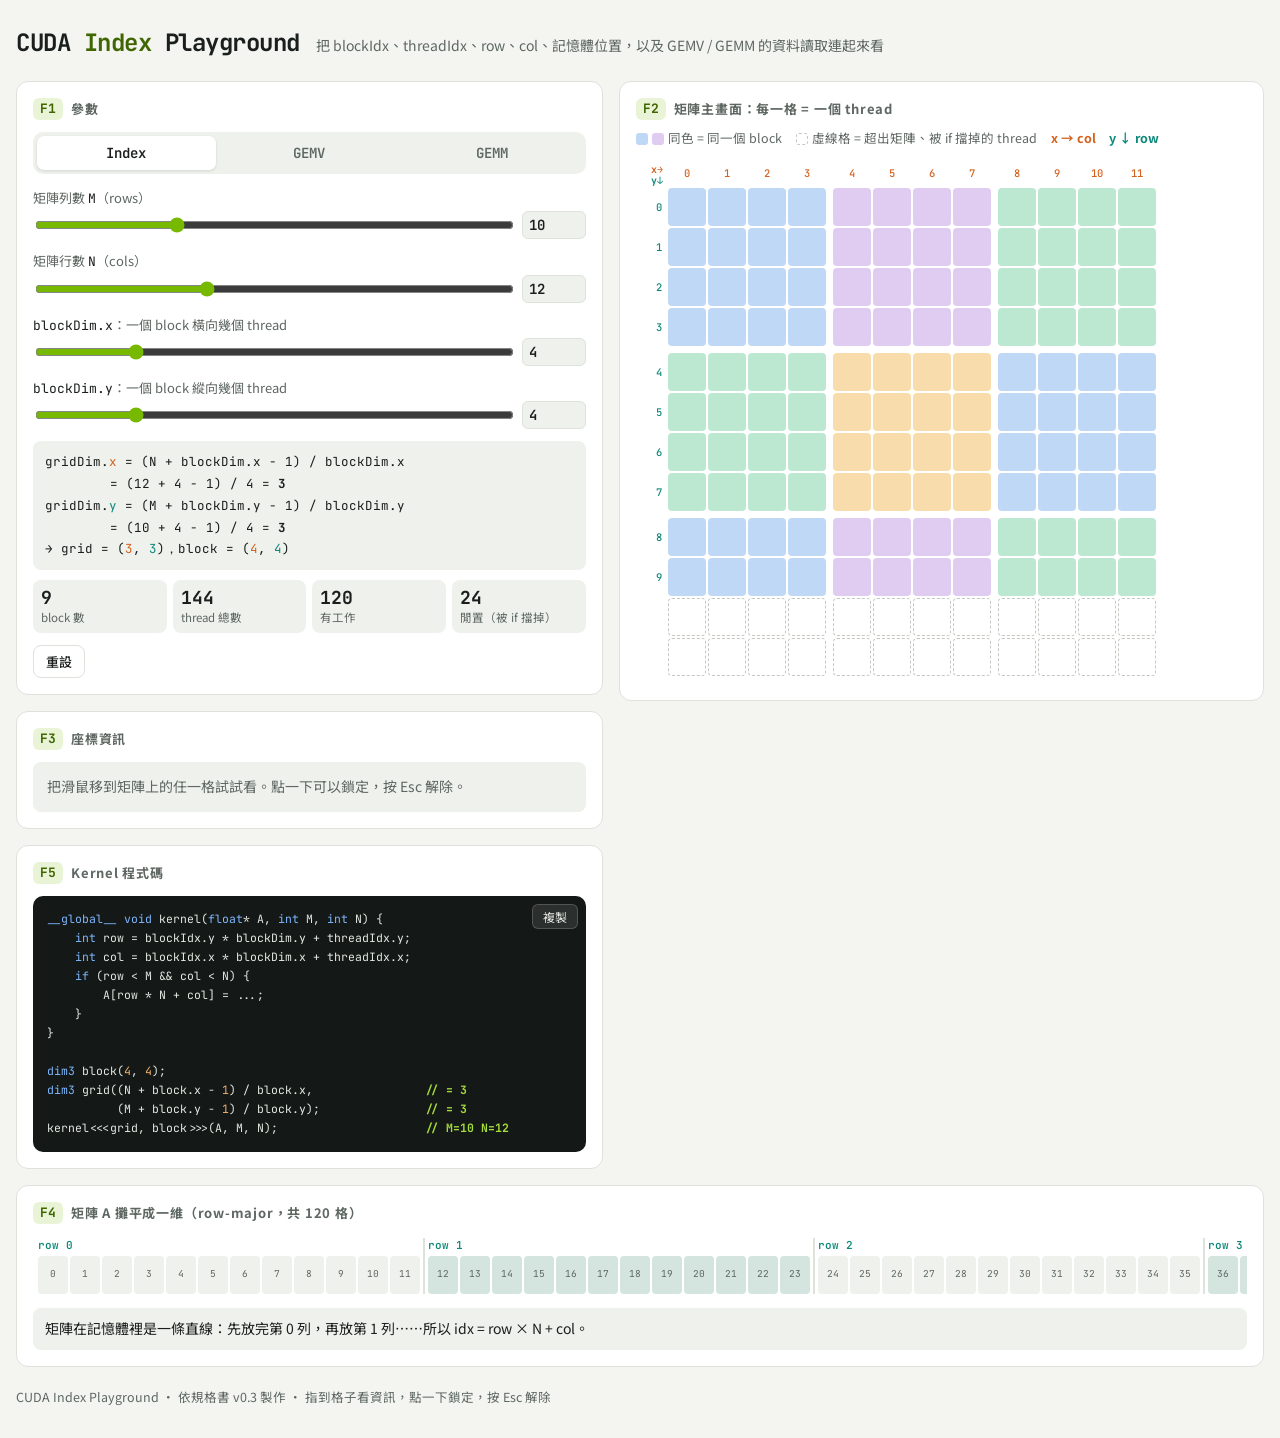
<file: index.html>
<!doctype html>
<html lang="zh-Hant">
<head>
<meta charset="utf-8">
<meta name="viewport" content="width=device-width, initial-scale=1">
<title>CUDA Index Playground</title>
<meta name="description" content="把 blockIdx、threadIdx、row、col、記憶體位置，以及 GEMV / GEMM 的資料讀取，用互動畫面連起來看。">
<link rel="preconnect" href="https://fonts.googleapis.com">
<link rel="preconnect" href="https://fonts.gstatic.com" crossorigin>
<link href="https://fonts.googleapis.com/css2?family=JetBrains+Mono:wght@400;600;700&family=Noto+Sans+TC:wght@400;500;700&display=swap" rel="stylesheet">
<style>
:root{
  --bg:#f4f5f1; --panel:#ffffff; --ink:#1a1e1c; --muted:#5e6762; --line:#dde2db; --soft:#eef1ec;
  --x:#d4621f; --y:#0f8a7a; --accent:#76b900; --accent-ink:#3f6600;
  --b0:hsl(212 75% 60% / .36); --b1:hsl(272 55% 64% / .36); --b2:hsl(150 50% 48% / .34); --b3:hsl(38 85% 56% / .40);
  --idle:#c3c9c1; --hl:#111513;
  --code-bg:#141816; --code-ink:#e4e8e2; --code-com:#a6dc3c; --code-kw:#7fb7ff; --code-num:#f2b16b;
  --mono:'JetBrains Mono', ui-monospace, SFMono-Regular, Menlo, Consolas, monospace;
  --sans:'Noto Sans TC', -apple-system, 'PingFang TC', 'Microsoft JhengHei', sans-serif;
  --cs:28px;
}
@media (prefers-color-scheme: dark){
  :root{
    --bg:#0e1110; --panel:#161a18; --ink:#e6ebe5; --muted:#97a19b; --line:#29302c; --soft:#1e2421;
    --x:#f28c4c; --y:#35c3ad; --accent:#8fd400; --accent-ink:#b9f24c;
    --b0:hsl(212 75% 62% / .32); --b1:hsl(272 60% 68% / .32); --b2:hsl(150 50% 52% / .30); --b3:hsl(38 85% 58% / .32);
    --idle:#3b433f; --hl:#f4f7f3; --code-bg:#0a0c0b;
  }
}
*{box-sizing:border-box}
html,body{margin:0}
body{background:var(--bg);color:var(--ink);font-family:var(--sans);font-size:15px;line-height:1.55;-webkit-font-smoothing:antialiased}
header.top{max-width:1320px;margin:0 auto;padding:24px 16px 4px;display:flex;flex-wrap:wrap;align-items:baseline;gap:6px 16px}
header.top h1{margin:0;font-family:var(--mono);font-size:24px;letter-spacing:-.5px}
header.top h1 span{color:var(--accent-ink)}
header.top p{margin:0;color:var(--muted);font-size:14px}
.layout{max-width:1320px;margin:0 auto;padding:16px;display:grid;gap:16px;
  grid-template-columns:minmax(360px,1fr) minmax(0,1.1fr);
  grid-template-areas:"params stage" "info stage" "code stage" "mem mem";align-items:start}
.panel{background:var(--panel);border:1px solid var(--line);border-radius:12px;padding:16px;min-width:0}
.panel h2{margin:0 0 12px;font-size:13px;font-weight:700;letter-spacing:.06em;color:var(--muted);display:flex;align-items:center;gap:8px;flex-wrap:wrap}
.panel h2 .tag{font-family:var(--mono);color:var(--accent-ink);background:color-mix(in srgb,var(--accent) 16%,transparent);padding:1px 7px;border-radius:6px;letter-spacing:0}
.params{grid-area:params}.stage-panel{grid-area:stage}.info{grid-area:info}.code{grid-area:code}.mem{grid-area:mem}
@media (max-width:900px){
  .layout{grid-template-columns:minmax(0,1fr);grid-template-areas:"params" "stage" "info" "mem" "code"}
}
/* tabs */
.tabs{display:flex;gap:4px;background:var(--soft);padding:4px;border-radius:10px;margin-bottom:14px}
.tabs button{flex:1;border:0;background:transparent;color:var(--muted);font:600 14px var(--mono);padding:8px 6px;border-radius:7px;cursor:pointer}
.tabs button.on{background:var(--panel);color:var(--ink);box-shadow:0 1px 3px rgb(0 0 0 / .12)}
/* params */
.prow{display:grid;grid-template-columns:1fr 64px;gap:2px 10px;align-items:center;margin-bottom:10px}
.prow label{grid-column:1/3;font-size:13px;color:var(--muted)}
.prow label code{font-family:var(--mono);color:var(--ink)}
.prow input[type=range]{width:100%;accent-color:var(--accent)}
.prow input[type=number]{width:64px;font:600 14px var(--mono);padding:4px 6px;border:1px solid var(--line);border-radius:6px;background:var(--soft);color:var(--ink)}
.prow.disabled{opacity:.55}
.prow .note{grid-column:1/3;font-size:12px;color:var(--muted)}
.prow.hidden{display:none}
.calc{font-family:var(--mono);font-size:12.5px;background:var(--soft);border-radius:8px;padding:10px 12px;margin:6px 0 10px;line-height:1.75;overflow-x:auto}
.calc b{color:var(--ink)}
.stats{display:grid;grid-template-columns:repeat(4,1fr);gap:6px;margin-bottom:12px}
.stat{background:var(--soft);border-radius:8px;padding:6px 8px}
.stat .n{font:700 18px var(--mono)}
.stat .l{font-size:11.5px;color:var(--muted)}
.btns{display:flex;gap:8px;flex-wrap:wrap}
button.b{border:1px solid var(--line);background:var(--panel);color:var(--ink);font:500 13px var(--sans);padding:6px 12px;border-radius:8px;cursor:pointer}
button.b:hover{border-color:var(--accent)}
button.b.primary{background:var(--accent);border-color:var(--accent);color:#14200a;font-weight:700}
/* stage */
.legend{display:flex;flex-wrap:wrap;gap:6px 14px;font-size:12.5px;color:var(--muted);margin:-4px 0 12px}
.legend i{display:inline-block;width:12px;height:12px;border-radius:3px;vertical-align:-2px;margin-right:4px}
.legend .sw-idle{border:1.5px dashed var(--idle)}
.vx{color:var(--x)} .vy{color:var(--y)}
#stage{overflow-x:auto;padding:4px 2px 8px;min-height:120px}
.mx{display:grid;gap:2px;width:max-content}
.ch,.rh{font:500 10.5px var(--mono);color:var(--muted);display:flex;align-items:center;justify-content:center;height:18px}
.rh{height:auto;justify-content:flex-end;padding-right:4px;min-width:18px}
.ch.vx,.rh.vx{color:var(--x)} .ch.vy,.rh.vy{color:var(--y)}
.corner{font:700 10px var(--mono);display:flex;flex-direction:column;align-items:flex-end;justify-content:center;line-height:1.1;padding-right:3px}
.cell{width:var(--cs);height:var(--cs);border-radius:4px;display:flex;align-items:center;justify-content:center;
  font:600 calc(var(--cs) * .42)/1 var(--mono);color:var(--ink);cursor:pointer;transition:opacity .12s, background-color .12s;position:relative;user-select:none}
.cell.small{font-size:calc(var(--cs) * .3)}
.cell.val{background:var(--soft);border:1px solid var(--line)}
.cell.idle{background:transparent;border:1.5px dashed var(--idle);color:var(--muted)}
.has-sel .cell:not(.on):not(.sel):not(.inblock):not(.cross):not(.strong){opacity:.3}
.has-sel .cell.cross{opacity:.72}
.cell.sel,.cell.strong{outline:2.5px solid var(--hl);outline-offset:-1px;z-index:2;opacity:1}
.cell.on.ra{background:color-mix(in srgb,var(--y) 30%,var(--panel));border-color:color-mix(in srgb,var(--y) 55%,transparent)}
.cell.on.cb{background:color-mix(in srgb,var(--x) 30%,var(--panel));border-color:color-mix(in srgb,var(--x) 55%,transparent)}
.cell.on.vxv{background:color-mix(in srgb,var(--accent) 28%,var(--panel));border-color:color-mix(in srgb,var(--accent) 55%,transparent)}
.cell.memhit{outline:2px dashed var(--hl);outline-offset:1px;opacity:1 !important}
.op{font:700 22px var(--mono);color:var(--muted);align-self:center;padding:0 4px}
.gemv{display:flex;gap:10px;align-items:flex-start;width:max-content}
.gemm{display:grid;grid-template-columns:auto auto;gap:10px;width:max-content}
.gemm .g-a{justify-self:end}.gemm .g-b{align-self:end}
.gemm .g-corner{display:flex;align-items:flex-end;justify-content:flex-end;font:12px var(--sans);color:var(--muted);text-align:right;padding:0 4px 4px 0}
.mlabel{font:700 13px var(--mono);margin:6px 0 0;color:var(--muted)}
.stepper{display:none;align-items:center;gap:8px;flex-wrap:wrap;margin-top:12px;padding-top:12px;border-top:1px solid var(--line)}
.stepper.show{display:flex}
.stepper input{flex:1;min-width:120px;accent-color:var(--accent)}
.stepper .kl{font:700 15px var(--mono);min-width:92px}
/* info */
.hint{color:var(--muted);font-size:14px;background:var(--soft);border-radius:8px;padding:14px}
.pair{display:grid;grid-template-columns:1fr 1fr;gap:8px;margin-bottom:10px}
.pair>div{background:var(--soft);border-radius:8px;padding:8px 10px}
.lbl{font-size:12px;color:var(--muted);font-family:var(--mono)}
.big{font:700 20px var(--mono)}
.eq{font:13px var(--mono);line-height:1.7;padding:6px 0;border-bottom:1px dashed var(--line);overflow-x:auto}
.eq:last-of-type{border-bottom:0}
.eq b{font-size:15px}
.status{margin-top:10px;padding:8px 10px;border-radius:8px;font-size:14px;font-weight:500}
.status.ok{background:color-mix(in srgb,var(--accent) 16%,transparent)}
.status.no{background:color-mix(in srgb,var(--idle) 45%,transparent)}
.lock{font-size:12px;color:var(--muted);margin-top:8px}
.sum{font:13px var(--mono);background:var(--soft);border-radius:8px;padding:8px 10px;margin-top:10px;line-height:1.7;word-break:break-all}
.sum .cur{outline:1.5px solid var(--hl);border-radius:3px;padding:0 2px}
/* code */
.codewrap{position:relative}
pre.codebox{margin:0;background:var(--code-bg);color:var(--code-ink);border-radius:10px;padding:14px 14px;font:11.5px/1.65 var(--mono);overflow-x:auto}
.ln{display:block;white-space:pre}
.ln.dim{opacity:.38}
.ln .ann{color:var(--code-com);font-weight:700}
.kw{color:var(--code-kw)} .num{color:var(--code-num)}
#copyBtn{position:absolute;top:8px;right:8px;background:rgb(255 255 255 / .1);color:#e4e8e2;border:1px solid rgb(255 255 255 / .18);font:12px var(--sans);padding:3px 10px;border-radius:6px;cursor:pointer}
/* memory */
.memhead{display:flex;justify-content:space-between;align-items:center;gap:8px;flex-wrap:wrap;margin-bottom:10px}
.memhead h2{margin:0}
.seg-toggle{display:none;gap:4px;background:var(--soft);padding:3px;border-radius:8px}
.seg-toggle.show{display:flex}
.seg-toggle button{border:0;background:transparent;color:var(--muted);font:600 13px var(--mono);padding:4px 12px;border-radius:6px;cursor:pointer}
.seg-toggle button.on{background:var(--panel);color:var(--ink)}
.strip{display:flex;overflow-x:auto;padding:4px 2px 10px;gap:0}
.seg{display:flex;flex-direction:column;padding:0 3px;border-left:2px solid var(--line)}
.seg:first-child{border-left:0}
.segl{font:600 11px var(--mono);color:var(--y);height:18px;white-space:nowrap}
.segc{display:flex;gap:2px}
.mc{width:30px;height:38px;border-radius:4px;background:var(--soft);display:flex;flex-direction:column;align-items:center;justify-content:center;font-family:var(--mono);cursor:pointer;flex:none;transition:opacity .12s}
.seg.odd .mc{background:color-mix(in srgb,var(--y) 12%,var(--soft))}
.mc .i{font-size:9.5px;color:var(--muted)}
.mc .v{font-size:13px;font-weight:700}
.mc.peer{background:color-mix(in srgb,var(--accent) 35%,var(--panel)) !important}
.mc.me{outline:2.5px solid var(--hl);outline-offset:-1px;background:color-mix(in srgb,var(--accent) 55%,var(--panel)) !important}
.mc:hover{outline:1.5px dashed var(--hl)}
.memnote{font-size:14px;margin-top:4px;background:var(--soft);border-radius:8px;padding:10px 12px}
.memnote b{font-family:var(--mono)}
footer{max-width:1320px;margin:0 auto;padding:4px 16px 32px;color:var(--muted);font-size:12.5px}
</style>
</head>
<body>
<header class="top">
  <h1>CUDA <span>Index</span> Playground</h1>
  <p>把 blockIdx、threadIdx、row、col、記憶體位置，以及 GEMV / GEMM 的資料讀取連起來看</p>
</header>

<main class="layout">
  <section class="panel params">
    <h2><span class="tag">F1</span>參數</h2>
    <div class="tabs" id="tabs">
      <button data-mode="index" class="on">Index</button>
      <button data-mode="gemv">GEMV</button>
      <button data-mode="gemm">GEMM</button>
    </div>
    <div id="prows"></div>
    <div class="calc" id="gridInfo"></div>
    <div class="stats" id="stats"></div>
    <div class="btns">
      <button class="b" id="resetBtn">重設</button>
      <button class="b" id="regenBtn" style="display:none">重新產生數值</button>
    </div>
  </section>

  <section class="panel stage-panel">
    <h2><span class="tag">F2</span><span id="stageTitle">矩陣主畫面</span></h2>
    <div class="legend" id="legend"></div>
    <div id="stage"></div>
    <div class="stepper" id="stepper">
      <button class="b" id="kprev" aria-label="上一步">◀ 上一步</button>
      <input type="range" id="kslider" min="0" value="0" aria-label="k">
      <button class="b" id="knext" aria-label="下一步">下一步 ▶</button>
      <button class="b primary" id="kplay">自動播放</button>
      <span class="kl" id="klabel">k = 0</span>
    </div>
  </section>

  <section class="panel info">
    <h2><span class="tag">F3</span>座標資訊</h2>
    <div id="info"></div>
  </section>

  <section class="panel code">
    <h2><span class="tag">F5</span>Kernel 程式碼</h2>
    <div class="codewrap"><pre class="codebox" id="code"></pre><button id="copyBtn">複製</button></div>
  </section>

  <section class="panel mem">
    <div class="memhead">
      <h2><span class="tag">F4</span><span id="memTitle">一維記憶體（row-major）</span></h2>
      <div class="seg-toggle" id="memToggle">
        <button data-v="A">看 A</button><button data-v="B" class="on">看 B</button>
      </div>
    </div>
    <div class="strip" id="strip"></div>
    <div class="memnote" id="memnote"></div>
  </section>
</main>
<footer>CUDA Index Playground · 依規格書 v0.3 製作 · 指到格子看資訊，點一下鎖定，按 Esc 解除</footer>

<script>
(() => {
'use strict';
const $ = s => document.querySelector(s);
const DEF = {M:10, N:12, K:8, bx:4, by:4};
const LIM = {index:32, gemv:16, gemm:16};
const S = {mode:'index', ...DEF, hover:null, lock:null, k:0, memView:'B', memHover:null, timer:null};
let VA, VB, VX, CELLS = [], MCELLS = [];

const rnd = () => Math.floor(Math.random() * 10);
const mk = (r, c) => Array.from({length:r}, () => Array.from({length:c}, rnd));
function regen(){ VA = mk(16,16); VB = mk(16,16); VX = Array.from({length:16}, rnd); }
regen();
const cdiv = (a, b) => Math.floor((a + b - 1) / b);
const clamp = (v, lo, hi) => Math.max(lo, Math.min(hi, v));
const hue = (bi, bj) => `var(--b${(bi + 2 * bj) % 4})`;
const ml = (c, b) => (c > 0 && c % b === 0) ? 'margin-left:5px;' : '';
const mt = (r, b) => (r > 0 && r % b === 0) ? 'margin-top:5px;' : '';
const yv = i => { let s = 0; for (let k = 0; k < S.K; k++) s += VA[i][k] * VX[k]; return s; };
const cv = (r, c) => { let s = 0; for (let k = 0; k < S.K; k++) s += VA[r][k] * VB[k][c]; return s; };

function D(){
  const {mode, M, N, bx} = S;
  if (mode === 'gemv'){ const gx = cdiv(M, bx); return {bx, by:1, gx, gy:1, TC:gx*bx, TR:1, total:gx*bx, active:M, blocks:gx}; }
  const by = S.by, gx = cdiv(N, bx), gy = cdiv(M, by);
  return {bx, by, gx, gy, TC:gx*bx, TR:gy*by, total:gx*gy*bx*by, active:M*N, blocks:gx*gy};
}
const sel = () => S.lock || S.hover;
const same = (a, b) => !!a && !!b && a.i === b.i && a.r === b.r && a.c === b.c;
function thr(s){
  const d = D();
  if (S.mode === 'gemv'){ const i = s.i; return {bix:Math.floor(i/d.bx), tix:i % d.bx, i, valid:i < S.M}; }
  const {r, c} = s;
  return {bix:Math.floor(c/d.bx), tix:c % d.bx, biy:Math.floor(r/d.by), tiy:r % d.by, row:r, col:c, valid:r < S.M && c < S.N};
}

/* ---------- F1 params ---------- */
const PDEF = [
  {key:'M',  label:'矩陣列數 <code>M</code>（rows）'},
  {key:'N',  label:'矩陣行數 <code>N</code>（cols）'},
  {key:'K',  label:'內積長度 <code>K</code>（A 為 M × K）'},
  {key:'bx', label:'<code>blockDim.x</code>：一個 block 橫向幾個 thread'},
  {key:'by', label:'<code>blockDim.y</code>：一個 block 縱向幾個 thread'},
];
$('#prows').innerHTML = PDEF.map(p => `<div class="prow" data-key="${p.key}"><label>${p.label}</label>
  <input type="range" min="1" step="1"><input type="number" min="1" step="1"><div class="note"></div></div>`).join('');
const maxOf = key => key === 'M' || key === 'N' ? LIM[S.mode] : 16;
document.querySelectorAll('.prow').forEach(row => {
  const key = row.dataset.key;
  const set = v => { v = parseInt(v, 10); if (isNaN(v)) return; S[key] = clamp(v, 1, maxOf(key)); structural(); };
  row.querySelector('input[type=range]').addEventListener('input', e => set(e.target.value));
  row.querySelector('input[type=number]').addEventListener('change', e => set(e.target.value));
});
function renderParams(){
  document.querySelectorAll('.prow').forEach(row => {
    const key = row.dataset.key, max = maxOf(key);
    const r = row.querySelector('input[type=range]'), n = row.querySelector('input[type=number]');
    r.max = n.max = max;
    let val = S[key], disabled = false, hidden = false, note = '';
    if (key === 'K' && S.mode === 'index') hidden = true;
    if (key === 'N' && S.mode === 'gemv') hidden = true;
    if (key === 'by' && S.mode === 'gemv'){ val = 1; disabled = true; note = 'GEMV 使用一維 block，blockDim.y 固定為 1'; }
    r.value = n.value = val; r.disabled = n.disabled = disabled;
    row.classList.toggle('disabled', disabled); row.classList.toggle('hidden', hidden);
    row.querySelector('.note').textContent = note;
  });
  document.querySelectorAll('#tabs button').forEach(b => b.classList.toggle('on', b.dataset.mode === S.mode));
  const d = D();
  let g;
  if (S.mode === 'gemv'){
    g = `gridDim.x = (M + blockDim.x − 1) / blockDim.x<br>　　　　　= (${S.M} + ${d.bx} − 1) / ${d.bx} = <b>${d.gx}</b><br>gridDim.y = <b>1</b><br>→ grid = (${d.gx}, 1)，block = (${d.bx}, 1)`;
  } else {
    g = `gridDim.<span class="vx">x</span> = (N + blockDim.x − 1) / blockDim.x<br>　　　　　= (${S.N} + ${d.bx} − 1) / ${d.bx} = <b class="vx">${d.gx}</b><br>` +
        `gridDim.<span class="vy">y</span> = (M + blockDim.y − 1) / blockDim.y<br>　　　　　= (${S.M} + ${d.by} − 1) / ${d.by} = <b class="vy">${d.gy}</b><br>` +
        `→ grid = (<span class="vx">${d.gx}</span>, <span class="vy">${d.gy}</span>)，block = (<span class="vx">${d.bx}</span>, <span class="vy">${d.by}</span>)`;
  }
  $('#gridInfo').innerHTML = g;
  $('#stats').innerHTML = [[d.blocks,'block 數'],[d.total,'thread 總數'],[d.active,'有工作'],[d.total - d.active,'閒置（被 if 擋掉）']]
    .map(([n,l]) => `<div class="stat"><div class="n">${n}</div><div class="l">${l}</div></div>`).join('');
  $('#regenBtn').style.display = S.mode === 'index' ? 'none' : '';
}
document.querySelectorAll('#tabs button').forEach(b => b.addEventListener('click', () => {
  if (S.mode === b.dataset.mode) return;
  S.mode = b.dataset.mode; S.hover = S.lock = S.memHover = null; S.k = 0; stopPlay(); structural();
}));
$('#resetBtn').addEventListener('click', () => { Object.assign(S, DEF, {hover:null, lock:null, k:0, memHover:null}); stopPlay(); structural(); });
$('#regenBtn').addEventListener('click', () => { regen(); buildStage(); buildMem(); update(); });

/* ---------- F2 stage ---------- */
const stage = $('#stage');
function cellSize(cols, reserve, lo, hi){
  const W = stage.clientWidth || 600;
  return clamp(Math.floor((W - reserve) / cols) - 2, lo, hi);
}
function buildStage(){
  const d = D();
  let h = '';
  if (S.mode === 'index'){
    $('#stageTitle').textContent = '矩陣主畫面：每一格 = 一個 thread';
    $('#legend').innerHTML = `<span><i style="background:var(--b0)"></i><i style="background:var(--b1)"></i>同色 = 同一個 block</span>
      <span><i class="sw-idle"></i>虛線格 = 超出矩陣、被 if 擋掉的 thread</span>
      <span><b class="vx">x → col</b>　<b class="vy">y ↓ row</b></span>`;
    const cs = cellSize(d.TC, 34 + d.gx * 3, 12, 38);
    stage.style.setProperty('--cs', cs + 'px');
    h = `<div class="mx" style="grid-template-columns:28px repeat(${d.TC},auto)"><div class="corner"><span class="vx">x→</span><span class="vy">y↓</span></div>`;
    for (let c = 0; c < d.TC; c++) h += `<div class="ch vx" style="${ml(c,d.bx)}">${c < S.N ? c : ''}</div>`;
    for (let r = 0; r < d.TR; r++){
      h += `<div class="rh vy" style="${mt(r,d.by)}">${r < S.M ? r : ''}</div>`;
      for (let c = 0; c < d.TC; c++){
        const ok = r < S.M && c < S.N, st = ml(c,d.bx) + mt(r,d.by);
        h += ok ? `<div class="cell" data-t="C" data-r="${r}" data-c="${c}" style="background:${hue(Math.floor(c/d.bx), Math.floor(r/d.by))};${st}"></div>`
                : `<div class="cell idle" data-t="C" data-r="${r}" data-c="${c}" style="${st}"></div>`;
      }
    }
    h += '</div>';
  } else if (S.mode === 'gemv'){
    $('#stageTitle').textContent = 'GEMV：y = A · x，一個 thread 算 y 的一格';
    $('#legend').innerHTML = `<span><i style="background:color-mix(in srgb,var(--y) 30%,var(--panel))"></i>A 的第 i 列</span>
      <span><i style="background:color-mix(in srgb,var(--accent) 28%,var(--panel))"></i>向量 x</span>
      <span><i style="background:var(--b0)"></i><i style="background:var(--b1)"></i>y 的同色格 = 同一個 block</span>
      <span><i class="sw-idle"></i>被 if 擋掉的 thread</span><span>黑框 = 第 k 步讀取的兩格</span>`;
    const cs = cellSize(S.K + 3, 150, 18, 38);
    stage.style.setProperty('--cs', cs + 'px');
    h = `<div class="gemv"><div><div class="mx" style="grid-template-columns:22px repeat(${S.K},auto)"><div class="ch"></div>`;
    for (let k = 0; k < S.K; k++) h += `<div class="ch">k${k}</div>`;
    for (let i = 0; i < S.M; i++){
      h += `<div class="rh vy" style="${mt(i,d.bx)}">${i}</div>`;
      for (let k = 0; k < S.K; k++) h += `<div class="cell val ra" data-t="A" data-r="${i}" data-c="${k}" style="${mt(i,d.bx)}">${VA[i][k]}</div>`;
    }
    h += `</div><div class="mlabel">A（${S.M} × ${S.K}）</div></div><div class="op" style="margin-top:40px">×</div>`;
    h += `<div><div class="mx" style="grid-template-columns:auto"><div class="ch">x</div>`;
    for (let k = 0; k < S.K; k++) h += `<div class="cell val vxv" data-t="x" data-r="${k}" data-c="0">${VX[k]}</div>`;
    h += `</div><div class="mlabel">x（${S.K}）</div></div><div class="op" style="margin-top:40px">=</div>`;
    h += `<div><div class="mx" style="grid-template-columns:auto"><div class="ch">y</div>`;
    for (let i = 0; i < d.TC; i++){
      h += i < S.M ? `<div class="cell small" data-t="y" data-r="${i}" data-c="0" style="background:${hue(Math.floor(i/d.bx),0)};${mt(i,d.bx)}">${yv(i)}</div>`
                   : `<div class="cell idle" data-t="y" data-r="${i}" data-c="0" style="${mt(i,d.bx)}"></div>`;
    }
    h += `</div><div class="mlabel">y（${S.M}）</div></div></div>`;
  } else {
    $('#stageTitle').textContent = 'GEMM：C = A · B，一個 thread 算 C 的一格';
    $('#legend').innerHTML = `<span><i style="background:color-mix(in srgb,var(--y) 30%,var(--panel))"></i>A 的第 row 列</span>
      <span><i style="background:color-mix(in srgb,var(--x) 30%,var(--panel))"></i>B 的第 col 行</span>
      <span><i style="background:var(--b0)"></i><i style="background:var(--b1)"></i>C 的同色格 = 同一個 block</span>
      <span><i class="sw-idle"></i>被 if 擋掉的 thread</span><span>黑框 = 第 k 步讀取的兩格</span>`;
    const cs = cellSize(S.K + d.TC + 1, 70 + d.gx * 5, 16, 38);
    stage.style.setProperty('--cs', cs + 'px');
    let B = `<div class="mx" style="grid-template-columns:repeat(${S.N},auto) 26px">`;
    for (let c = 0; c < S.N; c++) B += `<div class="ch vx" style="${ml(c,d.bx)}">${c}</div>`;
    B += '<div class="ch"></div>';
    for (let k = 0; k < S.K; k++){
      for (let c = 0; c < S.N; c++) B += `<div class="cell val cb" data-t="B" data-r="${k}" data-c="${c}" style="${ml(c,d.bx)}">${VB[k][c]}</div>`;
      B += `<div class="rh" style="justify-content:flex-start;padding-left:4px">k${k}</div>`;
    }
    B += `</div><div class="mlabel">B（${S.K} × ${S.N}）</div>`;
    let A = `<div class="mx" style="grid-template-columns:24px repeat(${S.K},auto)">`;
    for (let r = 0; r < S.M; r++){
      A += `<div class="rh vy" style="${mt(r,d.by)}">${r}</div>`;
      for (let k = 0; k < S.K; k++) A += `<div class="cell val ra" data-t="A" data-r="${r}" data-c="${k}" style="${mt(r,d.by)}">${VA[r][k]}</div>`;
    }
    A += '<div class="ch"></div>';
    for (let k = 0; k < S.K; k++) A += `<div class="ch">k${k}</div>`;
    A += `</div><div class="mlabel" style="text-align:right">A（${S.M} × ${S.K}）</div>`;
    let C = `<div class="mx" style="grid-template-columns:repeat(${d.TC},auto)">`;
    for (let r = 0; r < d.TR; r++) for (let c = 0; c < d.TC; c++){
      const ok = r < S.M && c < S.N, st = ml(c,d.bx) + mt(r,d.by);
      C += ok ? `<div class="cell small" data-t="C" data-r="${r}" data-c="${c}" style="background:${hue(Math.floor(c/d.bx), Math.floor(r/d.by))};${st}">${cv(r,c)}</div>`
              : `<div class="cell idle" data-t="C" data-r="${r}" data-c="${c}" style="${st}"></div>`;
    }
    C += `</div><div class="mlabel">C（${S.M} × ${S.N}）</div>`;
    h = `<div class="gemm"><div class="g-corner">B 在上、A 在左<br>兩者在 C 交會</div><div class="g-b">${B}</div><div class="g-a">${A}</div><div class="g-c">${C}</div></div>`;
  }
  stage.innerHTML = h;
  CELLS = [...stage.querySelectorAll('[data-t]')].map(el => ({el, t:el.dataset.t, r:+el.dataset.r, c:+el.dataset.c}));
  $('#stepper').classList.toggle('show', S.mode !== 'index');
  const ks = $('#kslider'); ks.max = S.K - 1;
}
function selFromEl(el){
  const t = el.dataset.t, r = +el.dataset.r, c = +el.dataset.c;
  if (S.mode === 'index') return t === 'C' ? {r, c} : null;
  if (S.mode === 'gemv') return (t === 'y' || t === 'A') ? {i:r} : null;
  return t === 'C' ? {r, c} : null;
}
stage.addEventListener('mouseover', e => {
  const el = e.target.closest('[data-t]'); if (!el) return;
  const s = selFromEl(el);
  if (s && !same(s, S.hover)){ S.hover = s; update(); }
});
stage.addEventListener('mouseleave', () => { if (S.hover){ S.hover = null; update(); } });
stage.addEventListener('click', e => {
  const el = e.target.closest('[data-t]'); if (!el) return;
  const s = selFromEl(el); if (!s) return;
  S.lock = same(s, S.lock) ? null : s; update();
});
document.addEventListener('keydown', e => { if (e.key === 'Escape' && S.lock){ S.lock = null; update(); } });

function updateStage(){
  const s = sel(), d = D();
  stage.classList.toggle('has-sel', !!s);
  const t = s ? thr(s) : null, k = S.k, mh = S.memHover;
  for (const o of CELLS){
    let on = false, sl = false, ib = false, cr = false, st = false;
    if (s){
      if (S.mode === 'index'){
        sl = o.r === s.r && o.c === s.c;
        ib = Math.floor(o.r/d.by) === Math.floor(s.r/d.by) && Math.floor(o.c/d.bx) === Math.floor(s.c/d.bx);
        cr = o.r === s.r || o.c === s.c;
      } else if (S.mode === 'gemv'){
        if (o.t === 'y'){ sl = o.r === s.i; ib = Math.floor(o.r/d.bx) === Math.floor(s.i/d.bx); }
        else if (t.valid && o.t === 'A'){ on = o.r === s.i; st = on && o.c === k; }
        else if (t.valid && o.t === 'x'){ on = true; st = o.r === k; }
      } else {
        if (o.t === 'C'){ sl = o.r === s.r && o.c === s.c; ib = Math.floor(o.r/d.by) === Math.floor(s.r/d.by) && Math.floor(o.c/d.bx) === Math.floor(s.c/d.bx); }
        else if (t.valid && o.t === 'A'){ on = o.r === s.r; st = on && o.c === k; }
        else if (t.valid && o.t === 'B'){ on = o.c === s.c; st = on && o.r === k; }
      }
    }
    const cl = o.el.classList;
    cl.toggle('on', on); cl.toggle('sel', sl); cl.toggle('inblock', ib); cl.toggle('cross', cr && !sl); cl.toggle('strong', st);
    cl.toggle('memhit', !!mh && mh.mat === o.t && mh.r === o.r && mh.c === o.c);
  }
}

/* ---------- k stepper ---------- */
const ks = $('#kslider');
ks.addEventListener('input', () => { S.k = +ks.value; update(); });
$('#kprev').addEventListener('click', () => { stopPlay(); S.k = Math.max(0, S.k - 1); update(); });
$('#knext').addEventListener('click', () => { stopPlay(); S.k = Math.min(S.K - 1, S.k + 1); update(); });
$('#kplay').addEventListener('click', () => {
  if (S.timer){ stopPlay(); return; }
  if (S.k >= S.K - 1) S.k = 0;
  $('#kplay').textContent = '暫停';
  update();
  S.timer = setInterval(() => {
    if (S.k >= S.K - 1){ stopPlay(); return; }
    S.k++; update();
  }, 800);
});
function stopPlay(){ if (S.timer){ clearInterval(S.timer); S.timer = null; } $('#kplay').textContent = '自動播放'; }

/* ---------- F3 info ---------- */
function sumHTML(terms){
  let acc = 0;
  const parts = terms.map(([a, b], j) => { if (j <= S.k) acc += a * b; const txt = `${a}×${b}`; return j === S.k ? `<span class="cur">${txt}</span>` : txt; });
  return {shown: parts.slice(0, S.k + 1).join(' + '), acc};
}
function renderInfo(){
  const s = sel();
  if (!s){
    const msg = S.mode === 'index' ? '把滑鼠移到矩陣上的任一格試試看。點一下可以鎖定，按 Esc 解除。'
             : S.mode === 'gemv' ? '把滑鼠移到 y 的任一格（或 A 的任一列），看這個 thread 要讀哪些資料。'
             : '把滑鼠移到 C 的任一格，看這個 thread 要讀 A 的哪一列、B 的哪一行。';
    $('#info').innerHTML = `<div class="hint">${msg}</div>`; return;
  }
  const t = thr(s), d = D();
  let h = '';
  if (S.mode === 'gemv'){
    h += `<div class="pair"><div><div class="lbl">blockIdx</div><div class="big">(<span class="vx">${t.bix}</span>)</div></div><div><div class="lbl">threadIdx</div><div class="big">(<span class="vx">${t.tix}</span>)</div></div></div>`;
    h += `<div class="eq">i = blockIdx.<span class="vx">x</span> × blockDim.<span class="vx">x</span> + threadIdx.<span class="vx">x</span><br>　= ${t.bix} × ${d.bx} + ${t.tix} = <b>${t.i}</b></div>`;
    if (t.valid){
      const terms = Array.from({length:S.K}, (_, k) => [VA[t.i][k], VX[k]]);
      const {shown, acc} = sumHTML(terms);
      h += `<div class="status ok">負責 y[${t.i}] = A 的第 ${t.i} 列 · x</div>`;
      h += `<div class="sum">第 k = ${S.k} 步：A[${t.i}][${S.k}] = A[${t.i * S.K + S.k}] = <b>${VA[t.i][S.k]}</b>，x[${S.k}] = <b>${VX[S.k]}</b><br>sum = ${shown} = <b>${acc}</b><br>全部 K 步做完：y[${t.i}] = <b>${yv(t.i)}</b></div>`;
    } else {
      h += `<div class="status no">i = ${t.i} ≥ M = ${S.M}：被 if 擋掉，這個 thread 什麼都不做</div>`;
    }
  } else {
    h += `<div class="pair"><div><div class="lbl">blockIdx (x, y)</div><div class="big">(<span class="vx">${t.bix}</span>, <span class="vy">${t.biy}</span>)</div></div>
          <div><div class="lbl">threadIdx (x, y)</div><div class="big">(<span class="vx">${t.tix}</span>, <span class="vy">${t.tiy}</span>)</div></div></div>`;
    h += `<div class="eq"><span class="vy">row</span> = blockIdx.<span class="vy">y</span> × blockDim.<span class="vy">y</span> + threadIdx.<span class="vy">y</span><br>　　= ${t.biy} × ${d.by} + ${t.tiy} = <b class="vy">${t.row}</b></div>`;
    h += `<div class="eq"><span class="vx">col</span> = blockIdx.<span class="vx">x</span> × blockDim.<span class="vx">x</span> + threadIdx.<span class="vx">x</span><br>　　= ${t.bix} × ${d.bx} + ${t.tix} = <b class="vx">${t.col}</b></div>`;
    h += `<div class="eq">idx = <span class="vy">row</span> × N + <span class="vx">col</span>` + (t.valid ? ` = ${t.row} × ${S.N} + ${t.col} = <b>${t.row * S.N + t.col}</b>` : ' = —') + `</div>`;
    if (!t.valid){
      const why = [t.row >= S.M ? `row = ${t.row} ≥ M = ${S.M}` : '', t.col >= S.N ? `col = ${t.col} ≥ N = ${S.N}` : ''].filter(Boolean).join('、');
      h += `<div class="status no">${why}：超出矩陣，被 if 擋掉</div>`;
    } else if (S.mode === 'index'){
      h += `<div class="status ok">負責元素 A[${t.row}][${t.col}]</div>`;
    } else {
      const terms = Array.from({length:S.K}, (_, k) => [VA[t.row][k], VB[k][t.col]]);
      const {shown, acc} = sumHTML(terms);
      h += `<div class="status ok">負責 C[${t.row}][${t.col}] = A 的第 ${t.row} 列 · B 的第 ${t.col} 行</div>`;
      h += `<div class="sum">第 k = ${S.k} 步：A[${t.row}][${S.k}] = <b>${VA[t.row][S.k]}</b>，B[${S.k}][${t.col}] = <b>${VB[S.k][t.col]}</b><br>sum = ${shown} = <b>${acc}</b><br>全部 K 步做完：C[${t.row}][${t.col}] = <b>${cv(t.row, t.col)}</b></div>`;
    }
  }
  if (S.lock) h += '<div class="lock">已鎖定這一格：再點一次或按 Esc 解除</div>';
  $('#info').innerHTML = h;
}

/* ---------- F5 code ---------- */
function codeLines(){
  const s = sel(), t = s ? thr(s) : null, d = D(), k = S.k;
  if (S.mode === 'index'){
    return [
      ['__global__ void kernel(float* A, int M, int N) {'],
      ['    int row = blockIdx.y * blockDim.y + threadIdx.y;', t && `= ${t.row}`],
      ['    int col = blockIdx.x * blockDim.x + threadIdx.x;', t && `= ${t.col}`],
      ['    if (row < M && col < N) {', t && (t.valid ? 'true' : 'false')],
      ['        A[row * N + col] = ...;', t && t.valid && `A[${t.row * S.N + t.col}]`, t && !t.valid],
      ['    }'], ['}'], [''],
      [`dim3 block(${d.bx}, ${d.by});`],
      ['dim3 grid((N + block.x - 1) / block.x,', `= ${d.gx}`],
      ['          (M + block.y - 1) / block.y);', `= ${d.gy}`],
      ['kernel<<<grid, block>>>(A, M, N);', `M=${S.M} N=${S.N}`],
    ];
  }
  if (S.mode === 'gemv'){
    const ok = t && t.valid;
    let part = 0; if (ok) for (let j = 0; j <= k; j++) part += VA[t.i][j] * VX[j];
    return [
      ['__global__ void gemv(const float* A, const float* x,'],
      ['                     float* y, int M, int K) {'],
      ['    int i = blockIdx.x * blockDim.x + threadIdx.x;', t && `= ${t.i}`],
      ['    if (i < M) {', t && (ok ? 'true' : 'false')],
      ['        float sum = 0.0f;', null, t && !ok],
      ['        for (int k = 0; k < K; ++k)', ok && `k = ${k}`, t && !ok],
      ['            sum += A[i * K + k] * x[k];', ok && `${VA[t.i][k]}×${VX[k]} → ${part}`, t && !ok],
      ['        y[i] = sum;', ok && `y[${t.i}] = ${yv(t.i)}`, t && !ok],
      ['    }'], ['}'], [''],
      [`dim3 block(${d.bx});`],
      ['dim3 grid((M + block.x - 1) / block.x);', `= ${d.gx}`],
      ['gemv<<<grid, block>>>(A, x, y, M, K);', `M=${S.M} K=${S.K}`],
    ];
  }
  const ok = t && t.valid;
  let part = 0; if (ok) for (let j = 0; j <= k; j++) part += VA[t.row][j] * VB[j][t.col];
  return [
    ['__global__ void gemm(const float* A, const float* B,'],
    ['                     float* C, int M, int N, int K) {'],
    ['    int row = blockIdx.y * blockDim.y + threadIdx.y;', t && `= ${t.row}`],
    ['    int col = blockIdx.x * blockDim.x + threadIdx.x;', t && `= ${t.col}`],
    ['    if (row < M && col < N) {', t && (ok ? 'true' : 'false')],
    ['        float sum = 0.0f;', null, t && !ok],
    ['        for (int k = 0; k < K; ++k)', ok && `k = ${k}`, t && !ok],
    ['            sum += A[row * K + k] * B[k * N + col];', ok && `${VA[t.row][k]}×${VB[k][t.col]} → ${part}`, t && !ok],
    ['        C[row * N + col] = sum;', ok && `C[${t.row * S.N + t.col}] = ${cv(t.row, t.col)}`, t && !ok],
    ['    }'], ['}'], [''],
    [`dim3 block(${d.bx}, ${d.by});`],
    ['dim3 grid((N + block.x - 1) / block.x,', `= ${d.gx}`],
    ['          (M + block.y - 1) / block.y);', `= ${d.gy}`],
    ['gemm<<<grid, block>>>(A, B, C, M, N, K);', `M=${S.M} N=${S.N} K=${S.K}`],
  ];
}
const ESC = {'<':'&lt;','>':'&gt;','&':'&amp;'};
const hl = t => t.replace(/(__global__|\bvoid\b|\bint\b|\bfloat\b|\bconst\b|\bif\b|\bfor\b|\bdim3\b)|(\b\d+(?:\.\d+f?)?\b)|([<>&])/g,
  (m, kw, num, sp) => kw ? `<span class="kw">${kw}</span>` : num ? `<span class="num">${num}</span>` : ESC[sp]);
function renderCode(){
  const L = codeLines(), w = Math.max(...L.map(l => l[0].length)) + 2;
  $('#code').innerHTML = L.map(([src, ann, dim]) => {
    const a = ann ? `<span class="ann">${' '.repeat(w - src.length)}// ${ann}</span>` : '';
    return `<span class="ln${dim ? ' dim' : ''}">${hl(src) || ' '}${a}</span>`;
  }).join('');
}
$('#copyBtn').addEventListener('click', () => {
  const txt = codeLines().map(l => l[0]).join('\n');
  const done = () => { $('#copyBtn').textContent = '已複製'; setTimeout(() => $('#copyBtn').textContent = '複製', 1200); };
  if (navigator.clipboard && navigator.clipboard.writeText) navigator.clipboard.writeText(txt).then(done, () => fallback(txt, done));
  else fallback(txt, done);
});
function fallback(txt, done){
  const ta = document.createElement('textarea'); ta.value = txt; ta.style.position = 'fixed'; ta.style.opacity = '0';
  document.body.appendChild(ta); ta.select(); try { document.execCommand('copy'); done(); } catch (e) {} ta.remove();
}

/* ---------- F4 memory ---------- */
const strip = $('#strip');
function memSpec(){
  if (S.mode === 'index') return {mat:'C', rows:S.M, cols:S.N, name:'A', val:null, title:`矩陣 A 攤平成一維（row-major，共 ${S.M * S.N} 格）`};
  if (S.mode === 'gemv') return {mat:'A', rows:S.M, cols:S.K, name:'A', val:(r,c) => VA[r][c], title:`矩陣 A 在記憶體中的排列（row-major，共 ${S.M * S.K} 格）`};
  if (S.memView === 'A') return {mat:'A', rows:S.M, cols:S.K, name:'A', val:(r,c) => VA[r][c], title:`矩陣 A 在記憶體中的排列（M × K = ${S.M * S.K} 格）`};
  return {mat:'B', rows:S.K, cols:S.N, name:'B', val:(r,c) => VB[r][c], title:`矩陣 B 在記憶體中的排列（K × N = ${S.K * S.N} 格）`};
}
function buildMem(){
  const m = memSpec();
  $('#memTitle').textContent = m.title;
  $('#memToggle').classList.toggle('show', S.mode === 'gemm');
  document.querySelectorAll('#memToggle button').forEach(b => b.classList.toggle('on', b.dataset.v === S.memView));
  let h = '';
  for (let r = 0; r < m.rows; r++){
    h += `<div class="seg${r % 2 ? ' odd' : ''}"><div class="segl">${m.mat === 'B' ? 'k' : 'row'} ${r}</div><div class="segc">`;
    for (let c = 0; c < m.cols; c++){
      const idx = r * m.cols + c;
      h += `<div class="mc" data-idx="${idx}"><span class="i">${idx}</span>${m.val ? `<span class="v">${m.val(r,c)}</span>` : ''}</div>`;
    }
    h += '</div></div>';
  }
  strip.innerHTML = h;
  strip.scrollLeft = 0;
  MCELLS = [...strip.querySelectorAll('.mc')];
}
document.querySelectorAll('#memToggle button').forEach(b => b.addEventListener('click', () => { S.memView = b.dataset.v; buildMem(); update(); }));
strip.addEventListener('mouseover', e => {
  const el = e.target.closest('.mc'); if (!el) return;
  const idx = +el.dataset.idx, m = memSpec(), r = Math.floor(idx / m.cols), c = idx % m.cols;
  if (S.mode === 'index'){ const s = {r, c}; if (!same(s, S.hover)){ S.hover = s; update(); } }
  else { S.memHover = {mat:m.mat, r, c}; updateStage(); }
});
strip.addEventListener('mouseleave', () => { if (S.mode === 'index'){ S.hover = null; update(); } else { S.memHover = null; updateStage(); } });
strip.addEventListener('click', e => {
  if (S.mode !== 'index') return;
  const el = e.target.closest('.mc'); if (!el) return;
  const idx = +el.dataset.idx, s = {r:Math.floor(idx / S.N), c:idx % S.N};
  S.lock = same(s, S.lock) ? null : s; update();
});
function updateMem(){
  const s = sel(), d = D(), k = S.k;
  let me = -1, peers = [], note = '';
  if (!s){
    note = S.mode === 'index' ? '矩陣在記憶體裡是一條直線：先放完第 0 列，再放第 1 列……所以 idx = row × N + col。'
         : S.mode === 'gemv' ? '選一個 thread，再用 k 的按鈕一步一步走，看同一個 block 的 thread 每一步讀 A 的哪些位置。'
         : '選 C 的一格，再切換「看 A / 看 B」，比較同一列 thread 每一步讀取的位置。';
  } else {
    const t = thr(s);
    if (!t.valid) note = '這個 thread 超出範圍，被 if 擋掉，不會讀寫記憶體。';
    else if (S.mode === 'index'){
      me = t.row * S.N + t.col;
      note = `第 <b>${t.row}</b> 列從 idx = ${t.row} × ${S.N} = <b>${t.row * S.N}</b> 開始，再往右 <b>${t.col}</b> 格，就是 idx = <b>${me}</b>。`;
    } else if (S.mode === 'gemv'){
      me = t.i * S.K + k;
      for (let j = 0; j < d.bx; j++){ const i2 = t.bix * d.bx + j; if (i2 < S.M) peers.push(i2 * S.K + k); }
      note = peers.length > 1
        ? `k = <b>${k}</b> 時，block ${t.bix} 的 ${peers.length} 個 thread 同時讀 A[${peers.join(']、A[')}]：每個相隔 <b>K = ${S.K}</b> 格，<b>不連續</b>。這就是 naive GEMV 讀取效率差的原因。`
        : `k = <b>${k}</b> 時，這個 thread 讀 A[${me}]（block 裡只有它一個有效 thread）。`;
    } else {
      for (let j = 0; j < d.bx; j++){ const c2 = t.bix * d.bx + j; if (c2 < S.N) peers.push(S.memView === 'B' ? k * S.N + c2 : t.row * S.K + k); }
      me = S.memView === 'B' ? k * S.N + t.col : t.row * S.K + k;
      if (S.memView === 'B') note = `k = <b>${k}</b> 時，同一個 block 中 threadIdx.y = ${t.tiy} 的 ${peers.length} 個 thread 讀 B[${peers.join(']、B[')}]：位址相鄰 1 格，<b>連續</b>。`;
      else note = `k = <b>${k}</b> 時，同一個 block 中 threadIdx.y = ${t.tiy} 的 ${peers.length} 個 thread 全部讀 A[${me}]：<b>同一個位址</b>。`;
    }
  }
  const P = new Set(peers);
  MCELLS.forEach((el, idx) => { el.classList.toggle('me', idx === me); el.classList.toggle('peer', P.has(idx) && idx !== me); });
  $('#memnote').innerHTML = note;
  if (me >= 0 && MCELLS[me]){
    const el = MCELLS[me], L = el.offsetLeft - strip.offsetLeft, R = L + el.offsetWidth;
    if (L < strip.scrollLeft + 20 || R > strip.scrollLeft + strip.clientWidth - 20) strip.scrollLeft = L - strip.clientWidth / 2;
  }
}

/* ---------- orchestration ---------- */
function validSel(s){
  if (!s) return null;
  const d = D();
  if (S.mode === 'gemv') return (s.i !== undefined && s.i < d.TC) ? s : null;
  return (s.r !== undefined && s.r < d.TR && s.c < d.TC) ? s : null;
}
function structural(){
  for (const key of ['M','N','K','bx','by']) S[key] = clamp(S[key], 1, maxOf(key));
  S.k = clamp(S.k, 0, S.K - 1);
  S.hover = validSel(S.hover); S.lock = validSel(S.lock); S.memHover = null;
  renderParams(); buildStage(); buildMem(); update();
}
function update(){
  updateStage(); renderInfo(); renderCode(); updateMem();
  ks.value = S.k; $('#klabel').textContent = `k = ${S.k} / ${S.K - 1}`;
}
let rt; window.addEventListener('resize', () => { clearTimeout(rt); rt = setTimeout(() => { buildStage(); update(); }, 150); });
structural();
})();
</script>
</body>
</html>
</file>
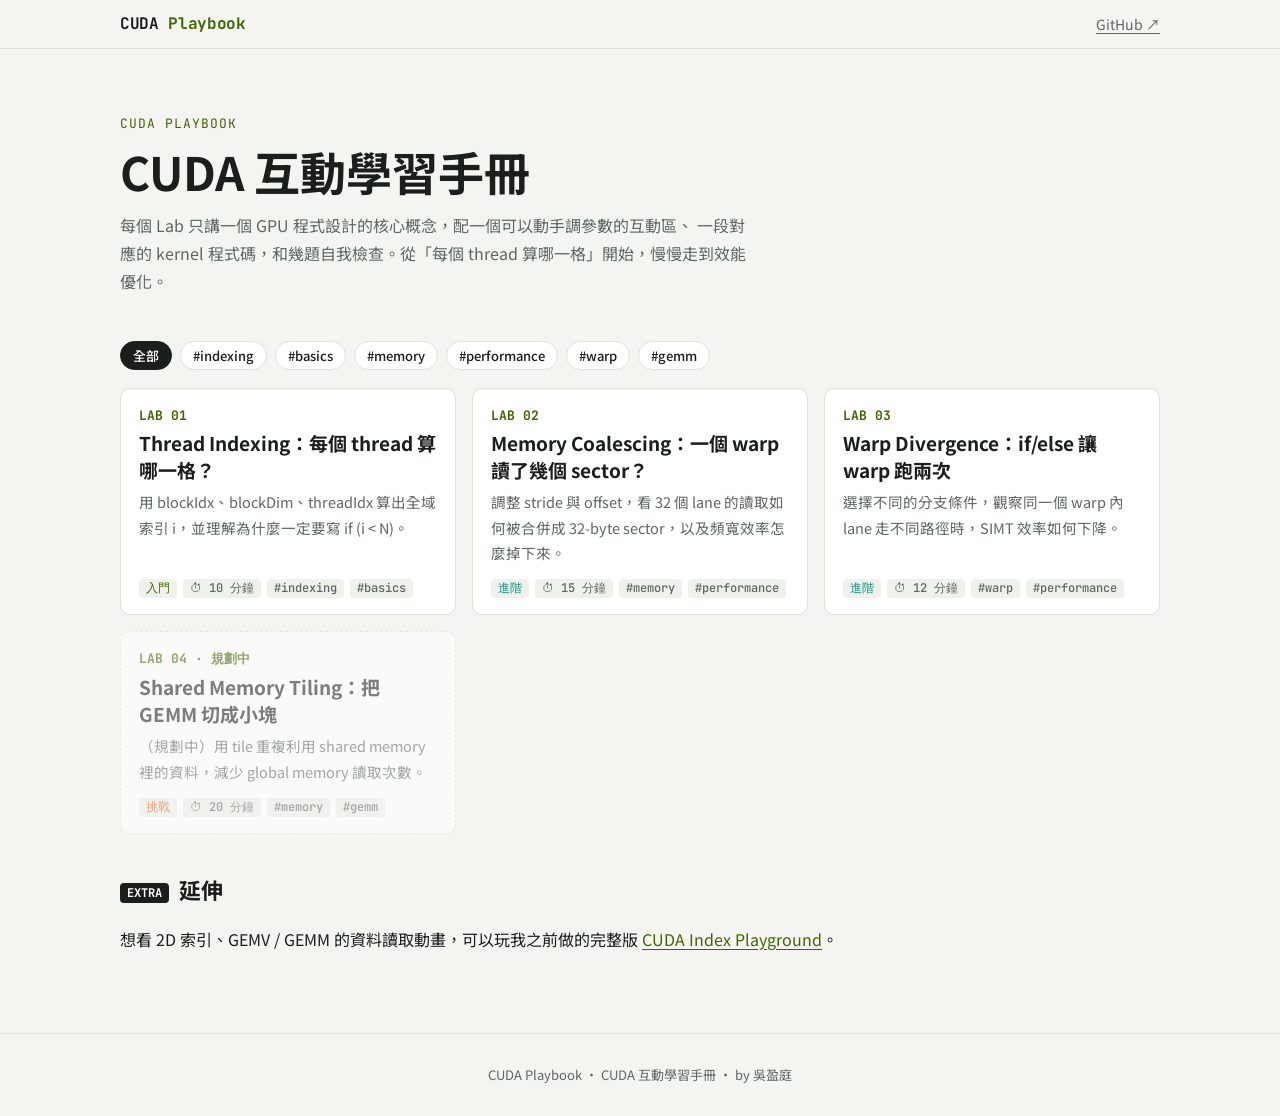
<file: hw9/index.html>
<!DOCTYPE html>
<html lang="zh-Hant">
<head>
  <meta charset="utf-8">
  <meta name="viewport" content="width=device-width, initial-scale=1">
  <title>CUDA Playbook · CUDA 互動學習手冊</title>
  <link rel="preconnect" href="https://fonts.googleapis.com">
  <link rel="stylesheet" href="https://fonts.googleapis.com/css2?family=JetBrains+Mono:wght@400;600;700&family=Noto+Sans+TC:wght@400;500;700&display=swap">
  <link rel="stylesheet" href="assets/css/style.css">
</head>
<body data-page="home" data-root="./">
  <main class="wrap">
    <section class="home-hero">
      <div class="kicker">CUDA Playbook</div>
      <h1>CUDA 互動學習手冊</h1>
      <p>每個 Lab 只講一個 GPU 程式設計的核心概念，配一個可以動手調參數的互動區、
         一段對應的 kernel 程式碼，和幾題自我檢查。從「每個 thread 算哪一格」開始，慢慢走到效能優化。</p>
    </section>

    <div id="filters" class="filters" aria-label="依標籤篩選"></div>
    <div id="lab-grid" class="lab-grid"></div>

    <section class="block">
      <h2 data-label="EXTRA">延伸</h2>
      <p>想看 2D 索引、GEMV / GEMM 的資料讀取動畫，可以玩我之前做的完整版
        <a href="legacy/cuda-index-playground/">CUDA Index Playground</a>。</p>
    </section>
  </main>

  <script src="data/labs.js"></script>
  <script src="assets/js/site.js"></script>
</body>
</html>
</file>
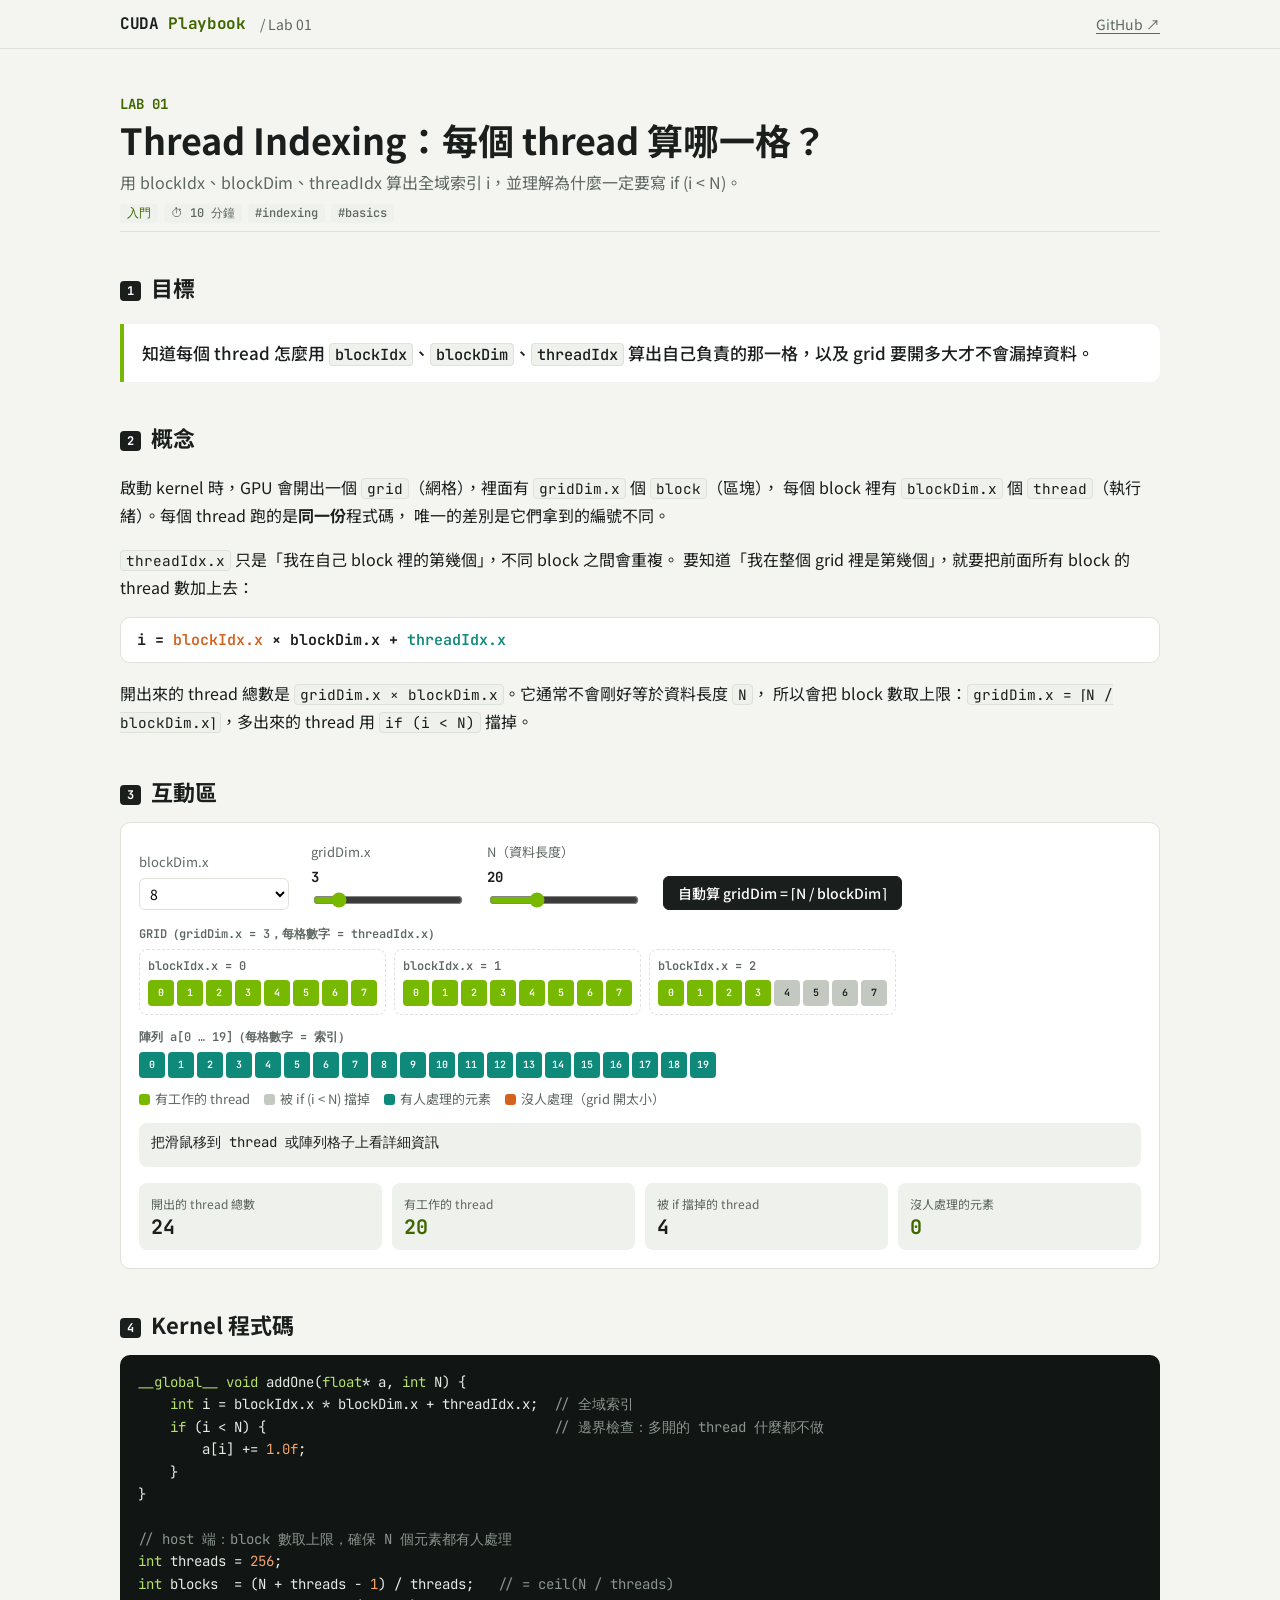
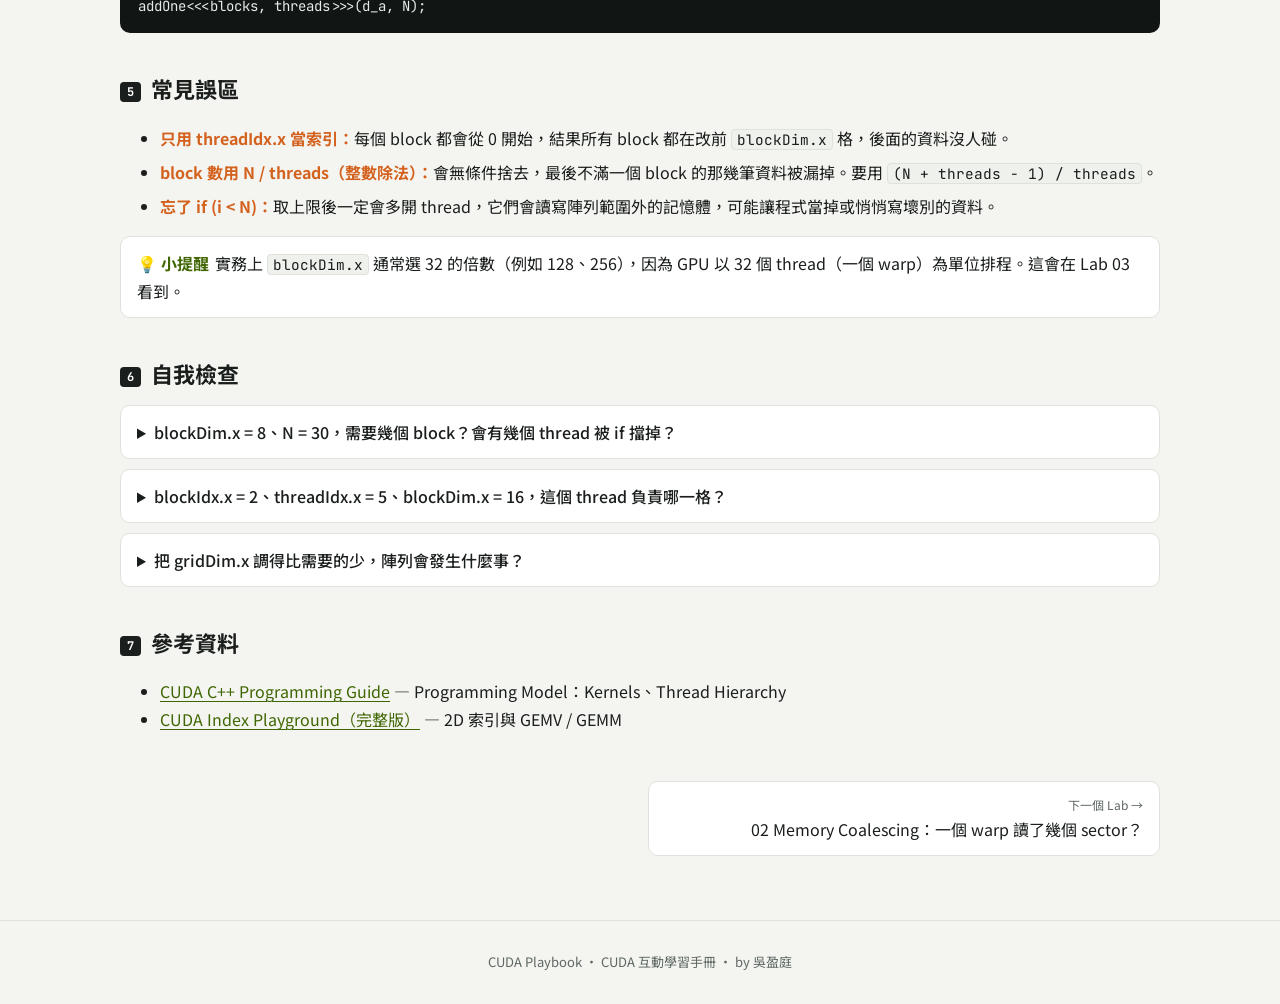
<file: hw9/labs/01-thread-indexing/index.html>
<!DOCTYPE html>
<html lang="zh-Hant">
<head>
  <meta charset="utf-8">
  <meta name="viewport" content="width=device-width, initial-scale=1">
  <title>Lab 01 · CUDA Playbook</title>
  <link rel="preconnect" href="https://fonts.googleapis.com">
  <link rel="stylesheet" href="https://fonts.googleapis.com/css2?family=JetBrains+Mono:wght@400;600;700&family=Noto+Sans+TC:wght@400;500;700&display=swap">
  <link rel="stylesheet" href="../../assets/css/style.css">
</head>
<body data-page="lab" data-lab="01-thread-indexing" data-root="../../">
  <main class="wrap">
    <div id="lab-head"></div>

    <section class="block" id="goal">
      <h2 data-label="1">目標</h2>
      <p class="goal">知道每個 thread 怎麼用 <code>blockIdx</code>、<code>blockDim</code>、<code>threadIdx</code> 算出自己負責的那一格，以及 grid 要開多大才不會漏掉資料。</p>
    </section>

    <section class="block" id="concept">
      <h2 data-label="2">概念</h2>
      <p>啟動 kernel 時，GPU 會開出一個 <code>grid</code>（網格），裡面有 <code>gridDim.x</code> 個 <code>block</code>（區塊），
         每個 block 裡有 <code>blockDim.x</code> 個 <code>thread</code>（執行緒）。每個 thread 跑的是<strong>同一份</strong>程式碼，
         唯一的差別是它們拿到的編號不同。</p>
      <p><code>threadIdx.x</code> 只是「我在自己 block 裡的第幾個」，不同 block 之間會重複。
         要知道「我在整個 grid 裡是第幾個」，就要把前面所有 block 的 thread 數加上去：</p>
      <div class="formula">i = <span class="vx">blockIdx.x</span> × blockDim.x + <span class="vy">threadIdx.x</span></div>
      <p>開出來的 thread 總數是 <code>gridDim.x × blockDim.x</code>。它通常不會剛好等於資料長度 <code>N</code>，
         所以會把 block 數取上限：<code>gridDim.x = ⌈N / blockDim.x⌉</code>，多出來的 thread 用 <code>if (i &lt; N)</code> 擋掉。</p>
    </section>

    <section class="block" id="playground">
      <h2 data-label="3">互動區</h2>
      <div class="playground">
        <div class="controls" id="controls"></div>
        <div id="viz"></div>
        <div class="readout" id="readout">把滑鼠移到 thread 或陣列格子上看詳細資訊</div>
        <div class="stats" id="stats"></div>
      </div>
    </section>

    <section class="block" id="code">
      <h2 data-label="4">Kernel 程式碼</h2>
<pre class="code"><span class="k">__global__</span> <span class="k">void</span> addOne(<span class="k">float</span>* a, <span class="k">int</span> N) {
    <span class="k">int</span> i = blockIdx.x * blockDim.x + threadIdx.x;  <span class="c">// 全域索引</span>
    <span class="k">if</span> (i &lt; N) {                                    <span class="c">// 邊界檢查：多開的 thread 什麼都不做</span>
        a[i] += <span class="n">1.0f</span>;
    }
}

<span class="c">// host 端：block 數取上限，確保 N 個元素都有人處理</span>
<span class="k">int</span> threads = <span class="n">256</span>;
<span class="k">int</span> blocks  = (N + threads - <span class="n">1</span>) / threads;   <span class="c">// = ceil(N / threads)</span>
addOne&lt;&lt;&lt;blocks, threads&gt;&gt;&gt;(d_a, N);</pre>
    </section>

    <section class="block" id="pitfalls">
      <h2 data-label="5">常見誤區</h2>
      <ul class="pitfalls">
        <li><strong>只用 threadIdx.x 當索引：</strong>每個 block 都會從 0 開始，結果所有 block 都在改前 <code>blockDim.x</code> 格，後面的資料沒人碰。</li>
        <li><strong>block 數用 N / threads（整數除法）：</strong>會無條件捨去，最後不滿一個 block 的那幾筆資料被漏掉。要用 <code>(N + threads - 1) / threads</code>。</li>
        <li><strong>忘了 if (i &lt; N)：</strong>取上限後一定會多開 thread，它們會讀寫陣列範圍外的記憶體，可能讓程式當掉或悄悄寫壞別的資料。</li>
      </ul>
      <p class="callout tip">實務上 <code>blockDim.x</code> 通常選 32 的倍數（例如 128、256），因為 GPU 以 32 個 thread（一個 warp）為單位排程。這會在 Lab 03 看到。</p>
    </section>

    <section class="block" id="check">
      <h2 data-label="6">自我檢查</h2>
      <details class="quiz">
        <summary>blockDim.x = 8、N = 30，需要幾個 block？會有幾個 thread 被 if 擋掉？</summary>
        <div class="answer">⌈30 / 8⌉ = 4 個 block，共 32 個 thread，其中 i = 30、31 這 2 個被擋掉。可以在互動區設定 N = 30、blockDim = 8 後按「自動算 gridDim」驗證。</div>
      </details>
      <details class="quiz">
        <summary>blockIdx.x = 2、threadIdx.x = 5、blockDim.x = 16，這個 thread 負責哪一格？</summary>
        <div class="answer">i = 2 × 16 + 5 = 37。</div>
      </details>
      <details class="quiz">
        <summary>把 gridDim.x 調得比需要的少，陣列會發生什麼事？</summary>
        <div class="answer">thread 總數小於 N，後面的元素沒有任何 thread 負責（互動區裡會變成橘色），結果就是那幾格沒被計算到，而且程式不會報錯。</div>
      </details>
    </section>

    <section class="block" id="refs">
      <h2 data-label="7">參考資料</h2>
      <ul>
        <li><a href="https://docs.nvidia.com/cuda/cuda-c-programming-guide/">CUDA C++ Programming Guide</a> — Programming Model：Kernels、Thread Hierarchy</li>
        <li><a href="../../legacy/cuda-index-playground/">CUDA Index Playground（完整版）</a> — 2D 索引與 GEMV / GEMM</li>
      </ul>
    </section>
  </main>

  <script src="../../data/labs.js"></script>
  <script src="../../assets/js/site.js"></script>
  <script src="lab.js"></script>
</body>
</html>
</file>
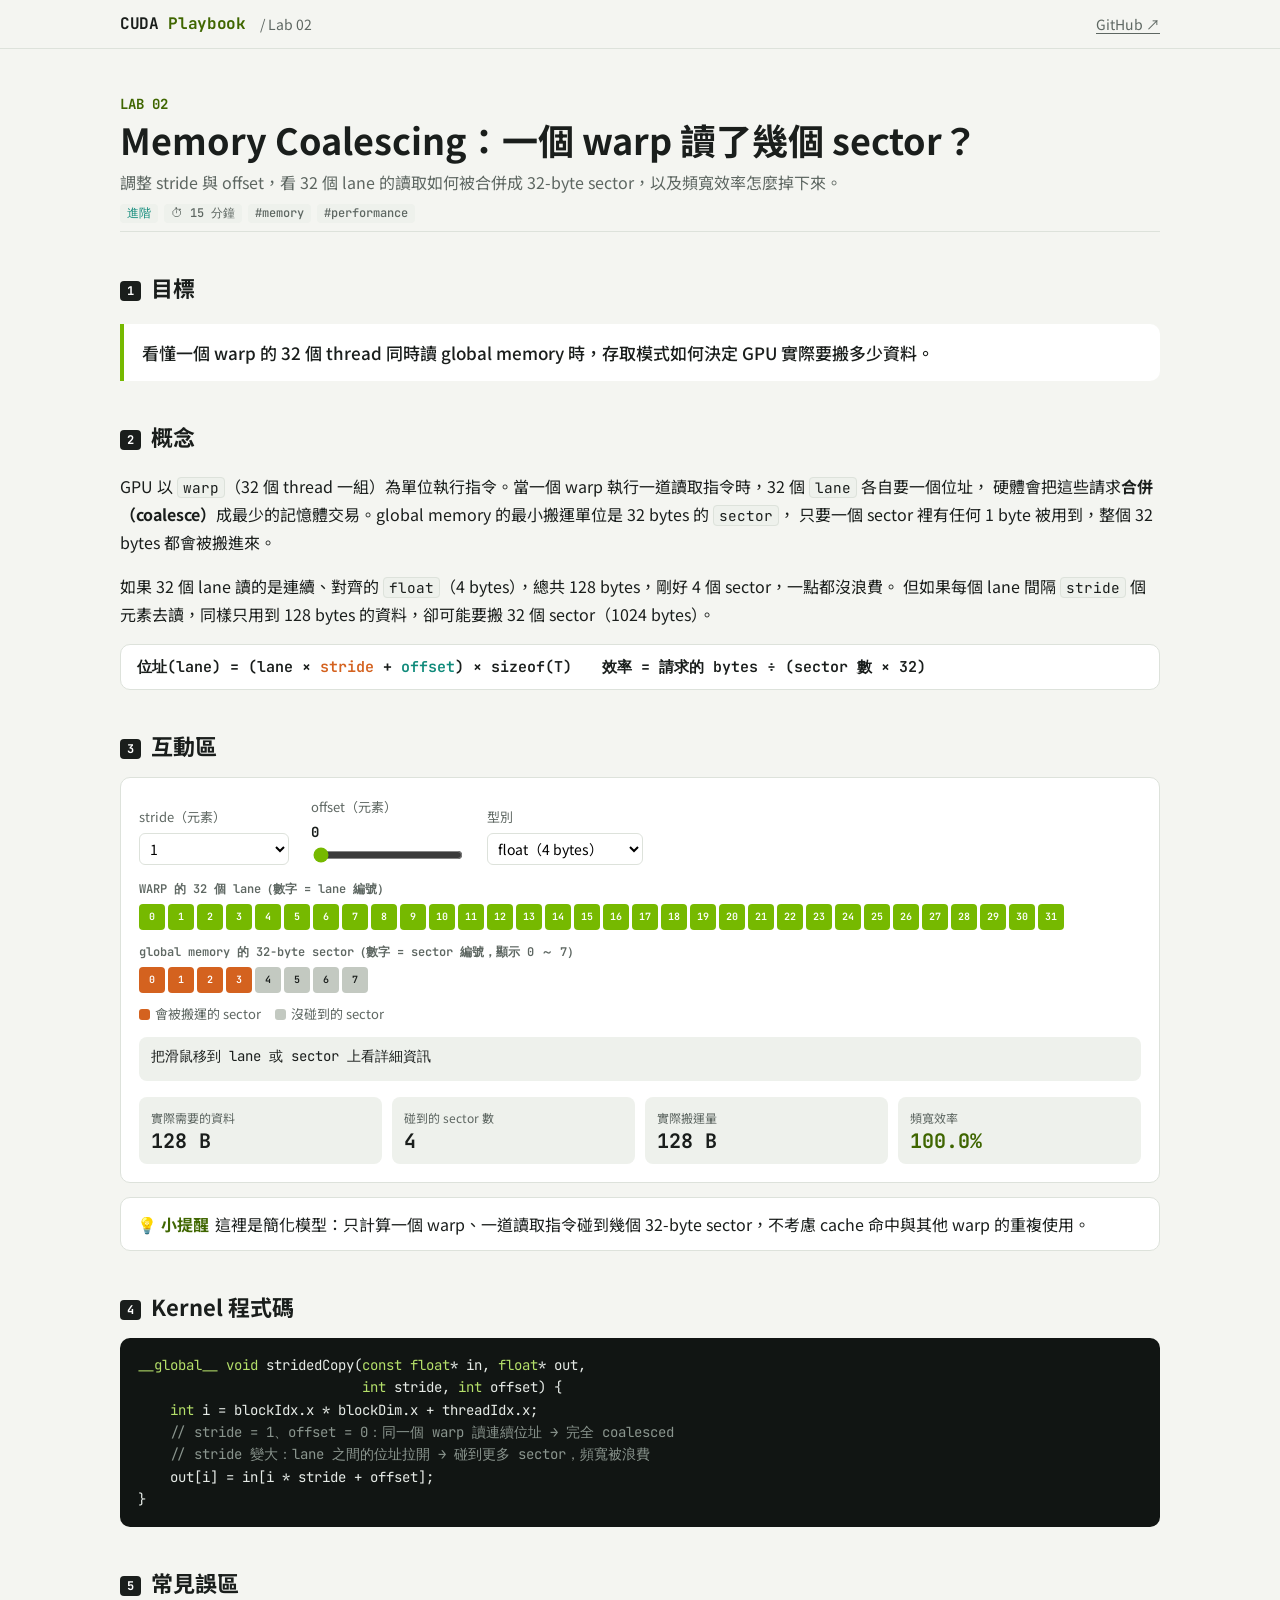
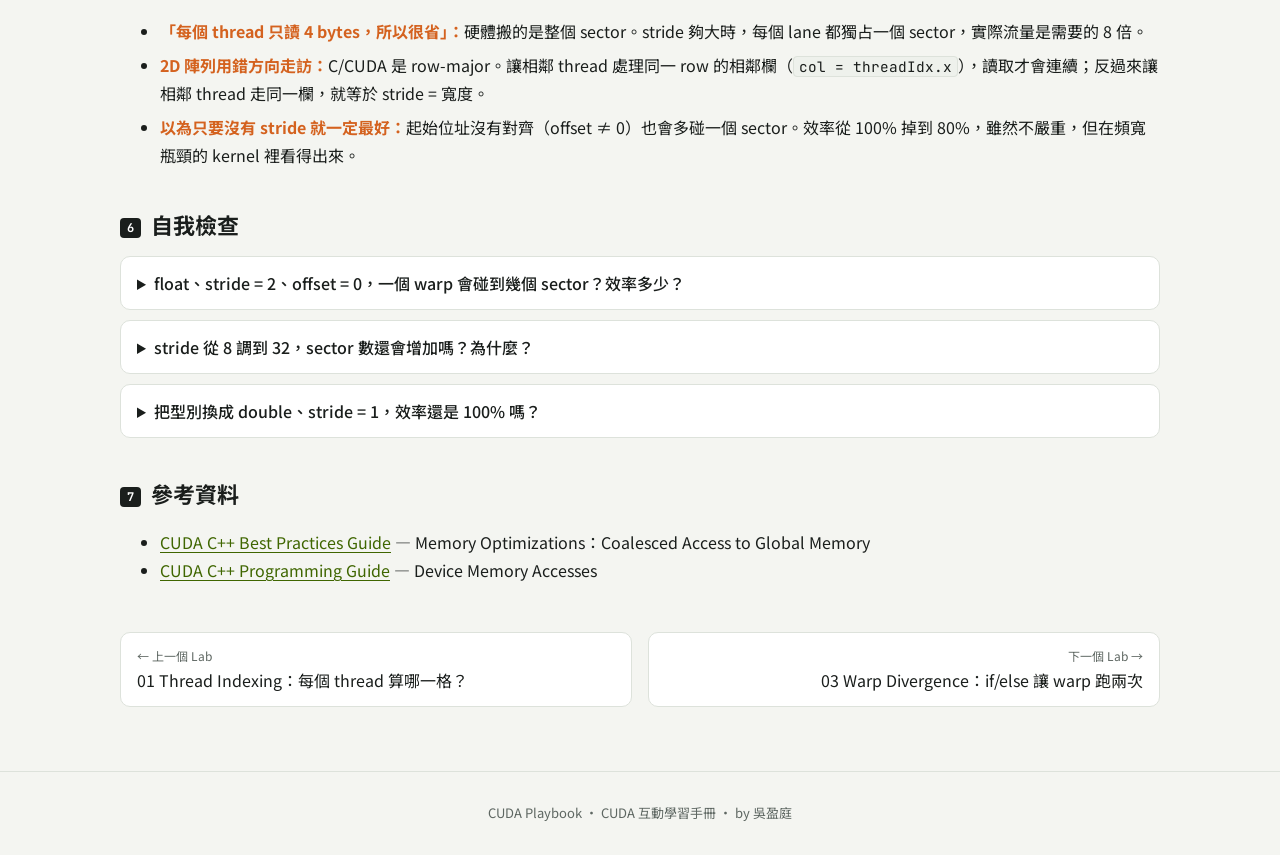
<file: hw9/labs/02-memory-coalescing/index.html>
<!DOCTYPE html>
<html lang="zh-Hant">
<head>
  <meta charset="utf-8">
  <meta name="viewport" content="width=device-width, initial-scale=1">
  <title>Lab 02 · CUDA Playbook</title>
  <link rel="preconnect" href="https://fonts.googleapis.com">
  <link rel="stylesheet" href="https://fonts.googleapis.com/css2?family=JetBrains+Mono:wght@400;600;700&family=Noto+Sans+TC:wght@400;500;700&display=swap">
  <link rel="stylesheet" href="../../assets/css/style.css">
</head>
<body data-page="lab" data-lab="02-memory-coalescing" data-root="../../">
  <main class="wrap">
    <div id="lab-head"></div>

    <section class="block" id="goal">
      <h2 data-label="1">目標</h2>
      <p class="goal">看懂一個 warp 的 32 個 thread 同時讀 global memory 時，存取模式如何決定 GPU 實際要搬多少資料。</p>
    </section>

    <section class="block" id="concept">
      <h2 data-label="2">概念</h2>
      <p>GPU 以 <code>warp</code>（32 個 thread 一組）為單位執行指令。當一個 warp 執行一道讀取指令時，32 個 <code>lane</code> 各自要一個位址，
         硬體會把這些請求<strong>合併（coalesce）</strong>成最少的記憶體交易。global memory 的最小搬運單位是 32 bytes 的 <code>sector</code>，
         只要一個 sector 裡有任何 1 byte 被用到，整個 32 bytes 都會被搬進來。</p>
      <p>如果 32 個 lane 讀的是連續、對齊的 <code>float</code>（4 bytes），總共 128 bytes，剛好 4 個 sector，一點都沒浪費。
         但如果每個 lane 間隔 <code>stride</code> 個元素去讀，同樣只用到 128 bytes 的資料，卻可能要搬 32 個 sector（1024 bytes）。</p>
      <div class="formula">位址(lane) = (lane × <span class="vx">stride</span> + <span class="vy">offset</span>) × sizeof(T)　　效率 = 請求的 bytes ÷ (sector 數 × 32)</div>
    </section>

    <section class="block" id="playground">
      <h2 data-label="3">互動區</h2>
      <div class="playground">
        <div class="controls" id="controls"></div>
        <div id="viz"></div>
        <div class="readout" id="readout">把滑鼠移到 lane 或 sector 上看詳細資訊</div>
        <div class="stats" id="stats"></div>
      </div>
      <p class="callout tip">這裡是簡化模型：只計算一個 warp、一道讀取指令碰到幾個 32-byte sector，不考慮 cache 命中與其他 warp 的重複使用。</p>
    </section>

    <section class="block" id="code">
      <h2 data-label="4">Kernel 程式碼</h2>
<pre class="code"><span class="k">__global__</span> <span class="k">void</span> stridedCopy(<span class="k">const float</span>* in, <span class="k">float</span>* out,
                            <span class="k">int</span> stride, <span class="k">int</span> offset) {
    <span class="k">int</span> i = blockIdx.x * blockDim.x + threadIdx.x;
    <span class="c">// stride = 1、offset = 0：同一個 warp 讀連續位址 → 完全 coalesced</span>
    <span class="c">// stride 變大：lane 之間的位址拉開 → 碰到更多 sector，頻寬被浪費</span>
    out[i] = in[i * stride + offset];
}</pre>
    </section>

    <section class="block" id="pitfalls">
      <h2 data-label="5">常見誤區</h2>
      <ul class="pitfalls">
        <li><strong>「每個 thread 只讀 4 bytes，所以很省」：</strong>硬體搬的是整個 sector。stride 夠大時，每個 lane 都獨占一個 sector，實際流量是需要的 8 倍。</li>
        <li><strong>2D 陣列用錯方向走訪：</strong>C/CUDA 是 row-major。讓相鄰 thread 處理同一 row 的相鄰欄（<code>col = threadIdx.x</code>），讀取才會連續；反過來讓相鄰 thread 走同一欄，就等於 stride = 寬度。</li>
        <li><strong>以為只要沒有 stride 就一定最好：</strong>起始位址沒有對齊（offset ≠ 0）也會多碰一個 sector。效率從 100% 掉到 80%，雖然不嚴重，但在頻寬瓶頸的 kernel 裡看得出來。</li>
      </ul>
    </section>

    <section class="block" id="check">
      <h2 data-label="6">自我檢查</h2>
      <details class="quiz">
        <summary>float、stride = 2、offset = 0，一個 warp 會碰到幾個 sector？效率多少？</summary>
        <div class="answer">位址橫跨 0～248 bytes，共 8 個 sector（256 bytes），只用到 128 bytes，效率 50%。</div>
      </details>
      <details class="quiz">
        <summary>stride 從 8 調到 32，sector 數還會增加嗎？為什麼？</summary>
        <div class="answer">不會。float 的 stride = 8 時相鄰 lane 已經差 32 bytes，每個 lane 各自落在不同 sector，總共 32 個，已經是一個 warp 的上限。再拉大 stride 只是 sector 離得更遠。</div>
      </details>
      <details class="quiz">
        <summary>把型別換成 double、stride = 1，效率還是 100% 嗎？</summary>
        <div class="answer">是。32 × 8 = 256 bytes，剛好 8 個 sector，沒有浪費。只是一次要搬的量變成兩倍。</div>
      </details>
    </section>

    <section class="block" id="refs">
      <h2 data-label="7">參考資料</h2>
      <ul>
        <li><a href="https://docs.nvidia.com/cuda/cuda-c-best-practices-guide/">CUDA C++ Best Practices Guide</a> — Memory Optimizations：Coalesced Access to Global Memory</li>
        <li><a href="https://docs.nvidia.com/cuda/cuda-c-programming-guide/">CUDA C++ Programming Guide</a> — Device Memory Accesses</li>
      </ul>
    </section>
  </main>

  <script src="../../data/labs.js"></script>
  <script src="../../assets/js/site.js"></script>
  <script src="lab.js"></script>
</body>
</html>
</file>
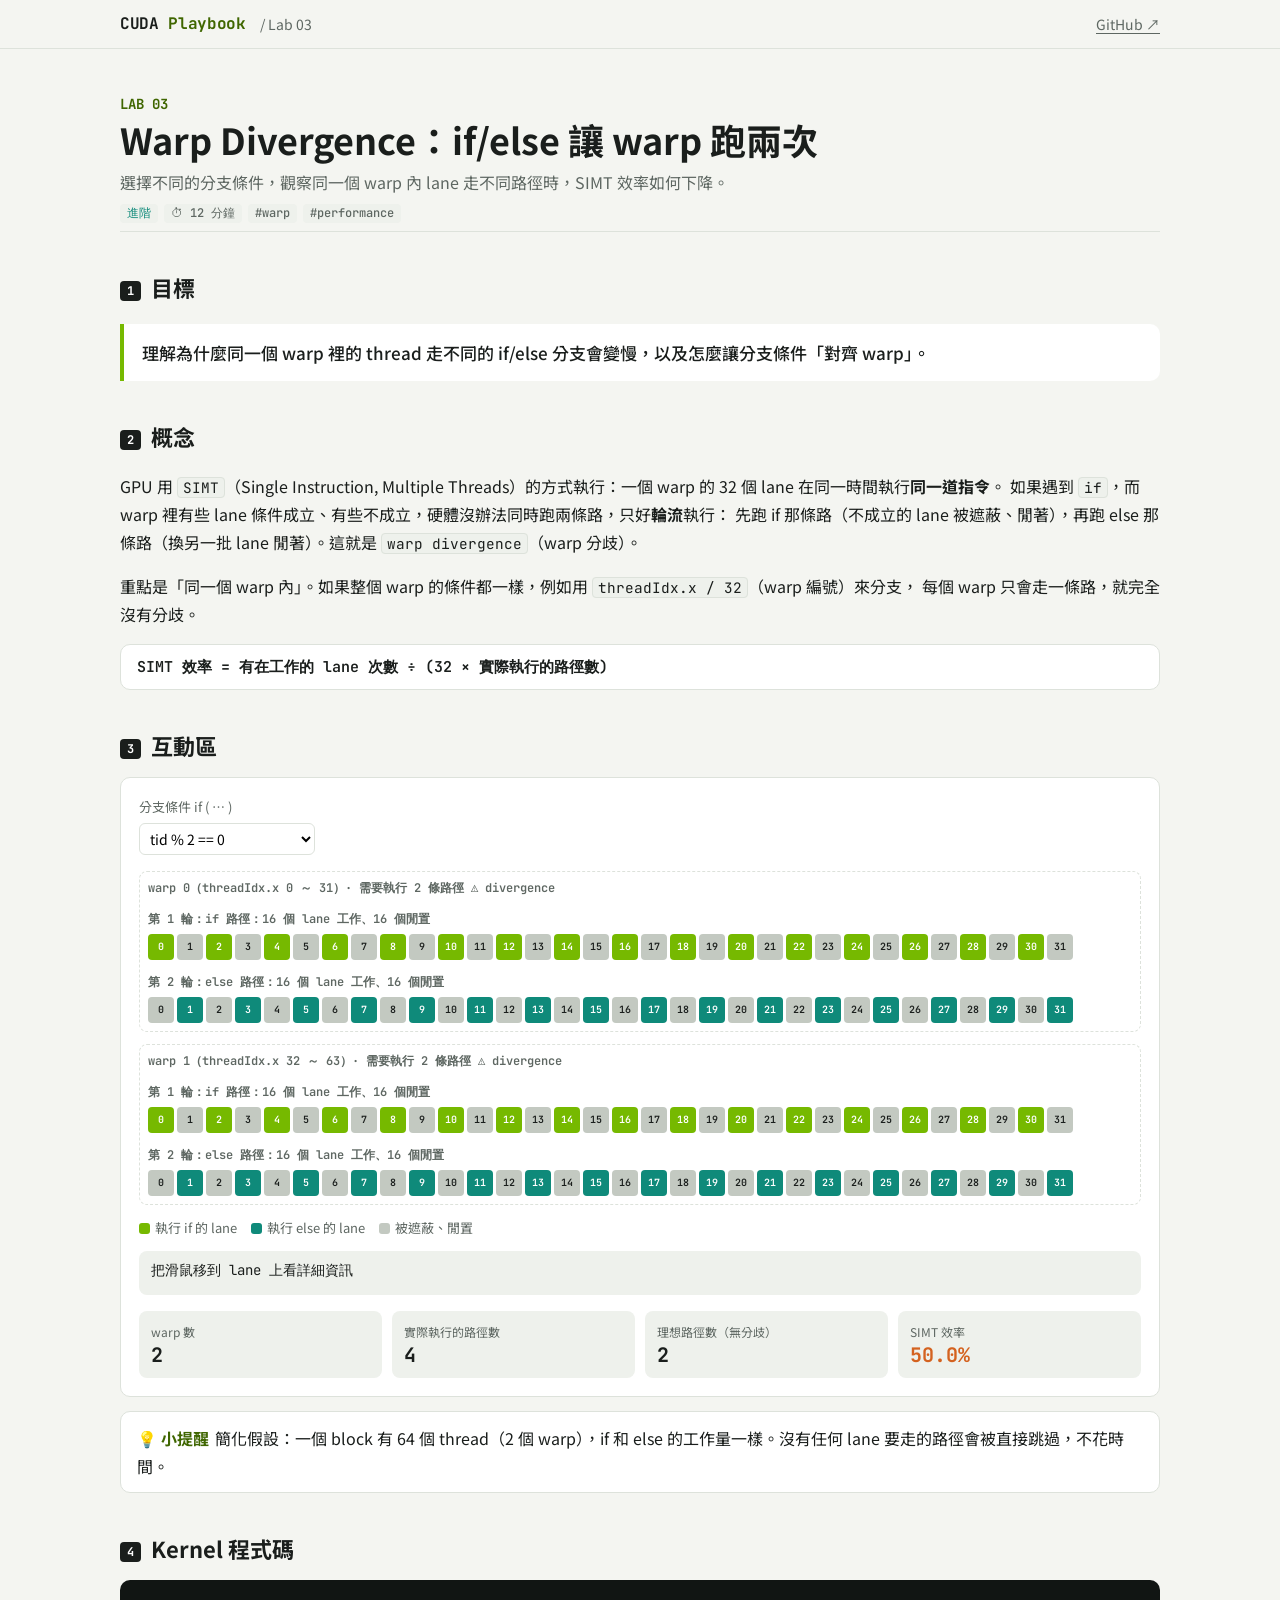
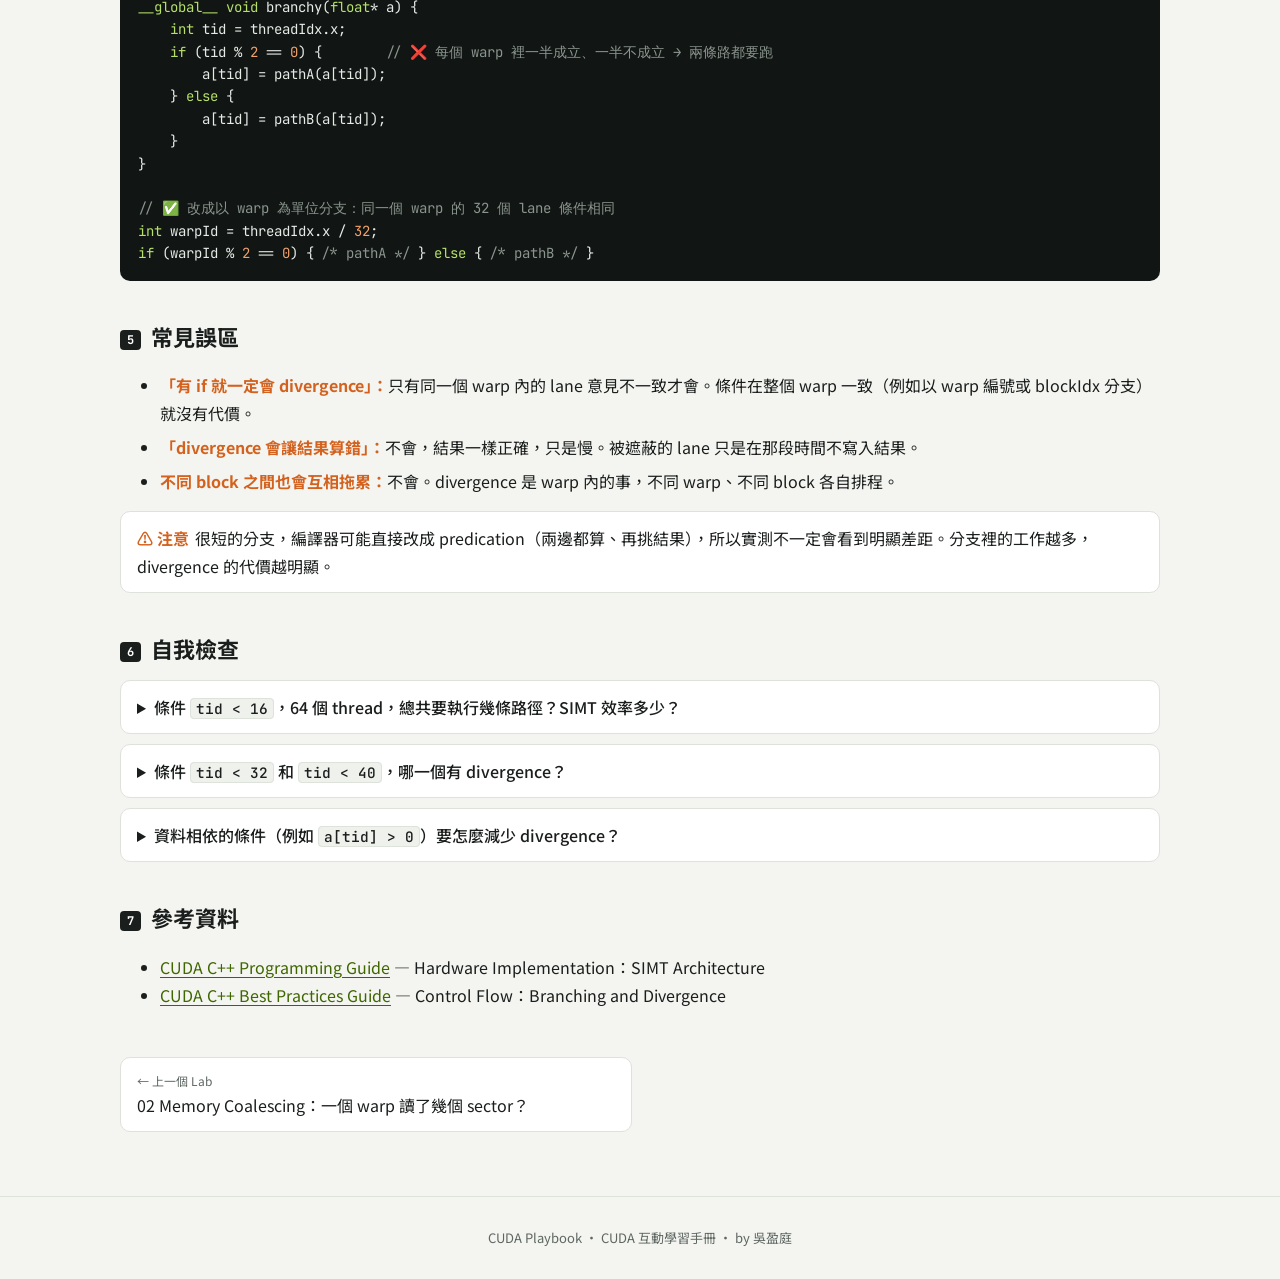
<file: hw9/labs/03-warp-divergence/index.html>
<!DOCTYPE html>
<html lang="zh-Hant">
<head>
  <meta charset="utf-8">
  <meta name="viewport" content="width=device-width, initial-scale=1">
  <title>Lab 03 · CUDA Playbook</title>
  <link rel="preconnect" href="https://fonts.googleapis.com">
  <link rel="stylesheet" href="https://fonts.googleapis.com/css2?family=JetBrains+Mono:wght@400;600;700&family=Noto+Sans+TC:wght@400;500;700&display=swap">
  <link rel="stylesheet" href="../../assets/css/style.css">
</head>
<body data-page="lab" data-lab="03-warp-divergence" data-root="../../">
  <main class="wrap">
    <div id="lab-head"></div>

    <section class="block" id="goal">
      <h2 data-label="1">目標</h2>
      <p class="goal">理解為什麼同一個 warp 裡的 thread 走不同的 if/else 分支會變慢，以及怎麼讓分支條件「對齊 warp」。</p>
    </section>

    <section class="block" id="concept">
      <h2 data-label="2">概念</h2>
      <p>GPU 用 <code>SIMT</code>（Single Instruction, Multiple Threads）的方式執行：一個 warp 的 32 個 lane 在同一時間執行<strong>同一道指令</strong>。
         如果遇到 <code>if</code>，而 warp 裡有些 lane 條件成立、有些不成立，硬體沒辦法同時跑兩條路，只好<strong>輪流</strong>執行：
         先跑 if 那條路（不成立的 lane 被遮蔽、閒著），再跑 else 那條路（換另一批 lane 閒著）。這就是 <code>warp divergence</code>（warp 分歧）。</p>
      <p>重點是「同一個 warp 內」。如果整個 warp 的條件都一樣，例如用 <code>threadIdx.x / 32</code>（warp 編號）來分支，
         每個 warp 只會走一條路，就完全沒有分歧。</p>
      <div class="formula">SIMT 效率 = 有在工作的 lane 次數 ÷ (32 × 實際執行的路徑數)</div>
    </section>

    <section class="block" id="playground">
      <h2 data-label="3">互動區</h2>
      <div class="playground">
        <div class="controls" id="controls"></div>
        <div id="viz"></div>
        <div class="readout" id="readout">把滑鼠移到 lane 上看詳細資訊</div>
        <div class="stats" id="stats"></div>
      </div>
      <p class="callout tip">簡化假設：一個 block 有 64 個 thread（2 個 warp），if 和 else 的工作量一樣。沒有任何 lane 要走的路徑會被直接跳過，不花時間。</p>
    </section>

    <section class="block" id="code">
      <h2 data-label="4">Kernel 程式碼</h2>
<pre class="code"><span class="k">__global__</span> <span class="k">void</span> branchy(<span class="k">float</span>* a) {
    <span class="k">int</span> tid = threadIdx.x;
    <span class="k">if</span> (tid % <span class="n">2</span> == <span class="n">0</span>) {        <span class="c">// ❌ 每個 warp 裡一半成立、一半不成立 → 兩條路都要跑</span>
        a[tid] = pathA(a[tid]);
    } <span class="k">else</span> {
        a[tid] = pathB(a[tid]);
    }
}

<span class="c">// ✅ 改成以 warp 為單位分支：同一個 warp 的 32 個 lane 條件相同</span>
<span class="k">int</span> warpId = threadIdx.x / <span class="n">32</span>;
<span class="k">if</span> (warpId % <span class="n">2</span> == <span class="n">0</span>) { <span class="c">/* pathA */</span> } <span class="k">else</span> { <span class="c">/* pathB */</span> }</pre>
    </section>

    <section class="block" id="pitfalls">
      <h2 data-label="5">常見誤區</h2>
      <ul class="pitfalls">
        <li><strong>「有 if 就一定會 divergence」：</strong>只有同一個 warp 內的 lane 意見不一致才會。條件在整個 warp 一致（例如以 warp 編號或 blockIdx 分支）就沒有代價。</li>
        <li><strong>「divergence 會讓結果算錯」：</strong>不會，結果一樣正確，只是慢。被遮蔽的 lane 只是在那段時間不寫入結果。</li>
        <li><strong>不同 block 之間也會互相拖累：</strong>不會。divergence 是 warp 內的事，不同 warp、不同 block 各自排程。</li>
      </ul>
      <p class="callout warn">很短的分支，編譯器可能直接改成 predication（兩邊都算、再挑結果），所以實測不一定會看到明顯差距。分支裡的工作越多，divergence 的代價越明顯。</p>
    </section>

    <section class="block" id="check">
      <h2 data-label="6">自我檢查</h2>
      <details class="quiz">
        <summary>條件 <code>tid &lt; 16</code>，64 個 thread，總共要執行幾條路徑？SIMT 效率多少？</summary>
        <div class="answer">warp 0 一半成立一半不成立，要跑 2 條；warp 1 全部不成立，只跑 else 1 條。共 3 條路徑，效率 = 64 ÷ (32 × 3) ≈ 66.7%。</div>
      </details>
      <details class="quiz">
        <summary>條件 <code>tid &lt; 32</code> 和 <code>tid &lt; 40</code>，哪一個有 divergence？</summary>
        <div class="answer"><code>tid &lt; 32</code> 剛好切在 warp 邊界，沒有 divergence（100%）；<code>tid &lt; 40</code> 讓 warp 1 的前 8 個 lane 成立、後 24 個不成立，warp 1 要跑兩次。</div>
      </details>
      <details class="quiz">
        <summary>資料相依的條件（例如 <code>a[tid] &gt; 0</code>）要怎麼減少 divergence？</summary>
        <div class="answer">常見做法是先把資料排序或分組，讓同類的資料落在同一個 warp，或是重寫成不需要分支的算術（例如用 <code>fmaxf</code> 取代 if）。</div>
      </details>
    </section>

    <section class="block" id="refs">
      <h2 data-label="7">參考資料</h2>
      <ul>
        <li><a href="https://docs.nvidia.com/cuda/cuda-c-programming-guide/">CUDA C++ Programming Guide</a> — Hardware Implementation：SIMT Architecture</li>
        <li><a href="https://docs.nvidia.com/cuda/cuda-c-best-practices-guide/">CUDA C++ Best Practices Guide</a> — Control Flow：Branching and Divergence</li>
      </ul>
    </section>
  </main>

  <script src="../../data/labs.js"></script>
  <script src="../../assets/js/site.js"></script>
  <script src="lab.js"></script>
</body>
</html>
</file>
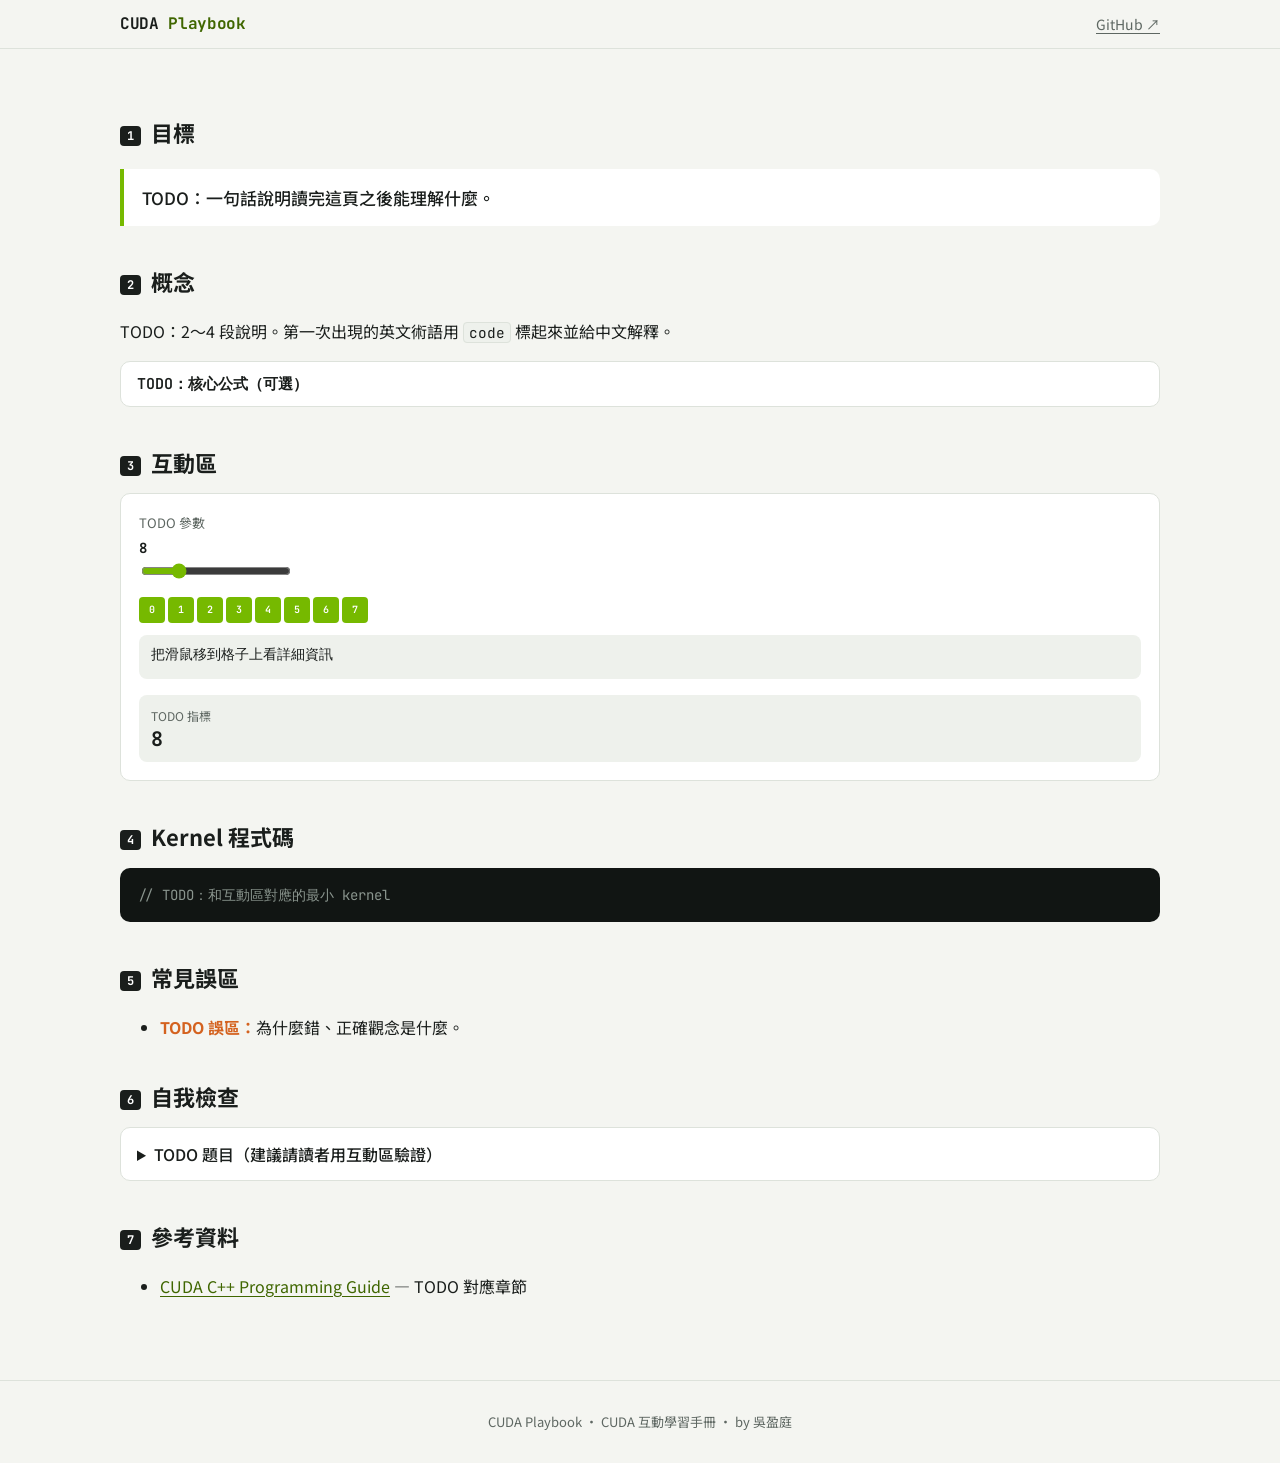
<file: hw9/templates/lab/index.html>
<!DOCTYPE html>
<!--
  Lab 模板（AGENTS.md §6）
  使用方式：複製整個 templates/lab/ 到 labs/NN-slug/，然後把所有 TODO 換掉。
  - 標題、摘要、標籤不要寫在這裡，寫在 data/labs.js（site.js 會自動產生標頭）
  - 7 個 section 的 id 與順序不可以改，scripts/check_labs.py 會檢查
-->
<html lang="zh-Hant">
<head>
  <meta charset="utf-8">
  <meta name="viewport" content="width=device-width, initial-scale=1">
  <title>Lab TODO · CUDA Playbook</title>
  <link rel="preconnect" href="https://fonts.googleapis.com">
  <link rel="stylesheet" href="https://fonts.googleapis.com/css2?family=JetBrains+Mono:wght@400;600;700&family=Noto+Sans+TC:wght@400;500;700&display=swap">
  <link rel="stylesheet" href="../../assets/css/style.css">
</head>
<body data-page="lab" data-lab="TODO-NN-slug" data-root="../../">
  <main class="wrap">
    <div id="lab-head"></div>

    <section class="block" id="goal">
      <h2 data-label="1">目標</h2>
      <p class="goal">TODO：一句話說明讀完這頁之後能理解什麼。</p>
    </section>

    <section class="block" id="concept">
      <h2 data-label="2">概念</h2>
      <p>TODO：2～4 段說明。第一次出現的英文術語用 <code>code</code> 標起來並給中文解釋。</p>
      <div class="formula">TODO：核心公式（可選）</div>
    </section>

    <section class="block" id="playground">
      <h2 data-label="3">互動區</h2>
      <div class="playground">
        <div class="controls" id="controls"><!-- lab.js 產生控制項 --></div>
        <div id="viz"><!-- lab.js 產生視覺化 --></div>
        <div class="readout" id="readout">把滑鼠移到格子上看詳細資訊</div>
        <div class="stats" id="stats"></div>
      </div>
    </section>

    <section class="block" id="code">
      <h2 data-label="4">Kernel 程式碼</h2>
      <pre class="code"><span class="c">// TODO：和互動區對應的最小 kernel</span></pre>
    </section>

    <section class="block" id="pitfalls">
      <h2 data-label="5">常見誤區</h2>
      <ul class="pitfalls">
        <li><strong>TODO 誤區：</strong>為什麼錯、正確觀念是什麼。</li>
      </ul>
    </section>

    <section class="block" id="check">
      <h2 data-label="6">自我檢查</h2>
      <details class="quiz">
        <summary>TODO 題目（建議請讀者用互動區驗證）</summary>
        <div class="answer">TODO 答案與理由</div>
      </details>
    </section>

    <section class="block" id="refs">
      <h2 data-label="7">參考資料</h2>
      <ul>
        <li><a href="https://docs.nvidia.com/cuda/cuda-c-programming-guide/">CUDA C++ Programming Guide</a> — TODO 對應章節</li>
      </ul>
    </section>
  </main>

  <script src="../../data/labs.js"></script>
  <script src="../../assets/js/site.js"></script>
  <script src="lab.js"></script>
</body>
</html>
</file>
<file: hw9/assets/css/style.css>
/* =========================================================
   CUDA Playbook — 全站共用樣式
   規則：所有顏色、字體、間距只能用下面的 CSS 變數（見 AGENTS.md §4）
   ========================================================= */
:root {
  --bg: #f4f5f1;
  --panel: #ffffff;
  --ink: #1a1e1c;
  --muted: #5e6762;
  --line: #dde2db;
  --soft: #eef1ec;
  --x: #d4621f;          /* x 方向 / 第一個變數 / 警告 */
  --y: #0f8a7a;          /* y 方向 / 第二個變數 */
  --accent: #76b900;     /* 啟用中、重點 */
  --accent-ink: #3f6600; /* 綠底上的文字、連結 */
  --idle: #c3c9c1;       /* 未使用、被遮蔽 */
  --hl: #111513;         /* 深色區塊（程式碼） */

  --radius: 10px;
  --gap: 16px;
  --font: "Noto Sans TC", system-ui, sans-serif;
  --mono: "JetBrains Mono", ui-monospace, monospace;
  --maxw: 1080px;
}

* { box-sizing: border-box; }
html { scroll-behavior: smooth; }
body {
  margin: 0;
  background: var(--bg);
  color: var(--ink);
  font-family: var(--font);
  line-height: 1.75;
  font-size: 16px;
}
a { color: var(--accent-ink); text-underline-offset: 3px; }
code, kbd, pre { font-family: var(--mono); }
:not(pre) > code {
  background: var(--soft);
  border: 1px solid var(--line);
  border-radius: 4px;
  padding: 0 5px;
  font-size: .9em;
}

/* ---------- 頂部列（由 site.js 產生） ---------- */
.topbar {
  position: sticky; top: 0; z-index: 10;
  background: color-mix(in srgb, var(--bg) 88%, transparent);
  backdrop-filter: blur(8px);
  border-bottom: 1px solid var(--line);
}
.topbar-inner {
  max-width: var(--maxw); margin: 0 auto; padding: 10px 20px;
  display: flex; align-items: center; gap: 14px;
}
.brand {
  font-family: var(--mono); font-weight: 700; color: var(--ink);
  text-decoration: none; letter-spacing: -.02em;
}
.brand b { color: var(--accent-ink); }
.crumb { color: var(--muted); font-size: 14px; }
.topbar-spacer { flex: 1; }
.topbar a.gh { font-size: 14px; color: var(--muted); }

/* ---------- 版面 ---------- */
.wrap { max-width: var(--maxw); margin: 0 auto; padding: 28px 20px 64px; }

/* ---------- 首頁 ---------- */
.home-hero { padding: 36px 0 20px; }
.home-hero .kicker {
  font-family: var(--mono); font-size: 13px; color: var(--accent-ink);
  letter-spacing: .08em; text-transform: uppercase;
}
.home-hero h1 { font-size: clamp(30px, 5vw, 46px); line-height: 1.2; margin: 8px 0 12px; }
.home-hero p { color: var(--muted); max-width: 640px; margin: 0; }

.filters { display: flex; flex-wrap: wrap; gap: 8px; margin: 26px 0 18px; }
.chip {
  font: 500 13px var(--font);
  border: 1px solid var(--line); background: var(--panel); color: var(--ink);
  padding: 4px 12px; border-radius: 999px; cursor: pointer;
}
.chip[aria-pressed="true"] { background: var(--ink); color: #fff; border-color: var(--ink); }

.lab-grid { display: grid; grid-template-columns: repeat(auto-fill, minmax(300px, 1fr)); gap: var(--gap); }
.lab-card {
  display: flex; flex-direction: column; gap: 6px;
  background: var(--panel); border: 1px solid var(--line); border-radius: var(--radius);
  padding: 18px 18px 16px; text-decoration: none; color: var(--ink);
  transition: transform .15s, border-color .15s;
}
.lab-card:hover { transform: translateY(-2px); border-color: var(--accent); }
.lab-card .num { font: 700 13px var(--mono); color: var(--accent-ink); }
.lab-card h3 { margin: 0; font-size: 19px; line-height: 1.4; }
.lab-card p { margin: 0; color: var(--muted); font-size: 14.5px; flex: 1; }
.lab-card.planned { opacity: .55; pointer-events: none; border-style: dashed; }
.meta-row { display: flex; flex-wrap: wrap; gap: 6px; margin-top: 8px; }
.tag {
  font: 500 12px var(--mono); color: var(--muted);
  background: var(--soft); border-radius: 4px; padding: 1px 7px;
}
.tag.level-1 { color: var(--accent-ink); }
.tag.level-2 { color: var(--y); }
.tag.level-3 { color: var(--x); }

/* ---------- Lab 頁標頭（由 site.js 依 registry 產生） ---------- */
.lab-head { padding: 18px 0 8px; border-bottom: 1px solid var(--line); margin-bottom: 8px; }
.lab-head .num { font: 700 14px var(--mono); color: var(--accent-ink); }
.lab-head h1 { margin: 4px 0 6px; font-size: clamp(26px, 4vw, 36px); line-height: 1.25; }
.lab-head .summary { color: var(--muted); margin: 0; }

/* ---------- Lab 頁區塊 ---------- */
section.block { margin-top: 36px; }
section.block > h2 {
  display: flex; align-items: baseline; gap: 10px;
  font-size: 22px; margin: 0 0 12px;
}
section.block > h2::before {
  content: attr(data-label);
  font: 700 12px var(--mono); color: #fff; background: var(--ink);
  padding: 2px 7px; border-radius: 4px; transform: translateY(-2px);
}
.goal {
  background: var(--panel); border-left: 4px solid var(--accent);
  border-radius: 0 var(--radius) var(--radius) 0;
  padding: 14px 18px; font-size: 17px; font-weight: 500;
}

/* 提示框 */
.callout {
  background: var(--panel); border: 1px solid var(--line); border-radius: var(--radius);
  padding: 12px 16px; margin: 14px 0;
}
.callout::before { font-weight: 700; margin-right: 6px; }
.callout.tip::before  { content: "💡 小提醒"; color: var(--accent-ink); }
.callout.warn::before { content: "⚠️ 注意"; color: var(--x); }

/* 公式 */
.formula {
  font: 600 15px var(--mono); background: var(--panel);
  border: 1px solid var(--line); border-radius: var(--radius);
  padding: 12px 16px; overflow-x: auto; white-space: nowrap;
}
.formula .vx { color: var(--x); }
.formula .vy { color: var(--y); }

/* 程式碼 */
pre.code {
  background: var(--hl); color: #e6ebe7; border-radius: var(--radius);
  padding: 16px 18px; overflow-x: auto; font-size: 14px; line-height: 1.6; margin: 0;
}
pre.code .c { color: #8a958e; }   /* 註解 */
pre.code .k { color: #b5e06a; }   /* 關鍵字 */
pre.code .n { color: #f2a36b; }   /* 數字 */

/* 互動區 */
.playground {
  background: var(--panel); border: 1px solid var(--line); border-radius: var(--radius);
  padding: 18px;
}
.controls { display: flex; flex-wrap: wrap; gap: 14px 22px; margin-bottom: 16px; align-items: end; }
.control { display: flex; flex-direction: column; gap: 4px; font-size: 13px; color: var(--muted); }
.control output { font: 700 14px var(--mono); color: var(--ink); }
.control select, .control input[type="range"] { font: 14px var(--font); min-width: 150px; }
.control select { padding: 4px 6px; border: 1px solid var(--line); border-radius: 6px; background: var(--panel); }
input[type="range"] { accent-color: var(--accent); }
.btn {
  font: 500 14px var(--font); padding: 6px 14px; border-radius: 6px; cursor: pointer;
  border: 1px solid var(--ink); background: var(--ink); color: #fff;
}
.btn.ghost { background: var(--panel); color: var(--ink); }

.stats { display: grid; grid-template-columns: repeat(auto-fit, minmax(140px, 1fr)); gap: 10px; margin-top: 16px; }
.stat { background: var(--soft); border-radius: 8px; padding: 10px 12px; }
.stat .label { font-size: 12px; color: var(--muted); }
.stat .value { font: 700 20px var(--mono); }
.stat .value.good { color: var(--accent-ink); }
.stat .value.bad { color: var(--x); }

.readout {
  font: 14px var(--mono); background: var(--soft); border-radius: 8px;
  padding: 10px 12px; margin-top: 12px; min-height: 44px;
}

/* 通用格子（thread、lane、記憶體 sector 都用這個） */
.cells { display: flex; flex-wrap: wrap; gap: 3px; }
.cell {
  width: 26px; height: 26px; border-radius: 4px;
  background: var(--idle); color: var(--ink);
  font: 600 10px/26px var(--mono); text-align: center;
  cursor: pointer; user-select: none; transition: background .12s, outline-color .12s;
  outline: 2px solid transparent; outline-offset: 1px;
}
.cell.on { background: var(--accent); color: #fff; }
.cell.x  { background: var(--x); color: #fff; }
.cell.y  { background: var(--y); color: #fff; }
.cell.focus { outline-color: var(--hl); }
.cell.sm { width: 14px; height: 14px; font-size: 0; }

/* 輔助 class（lab.js 只能用 class，不寫 inline style；唯一例外是圖例的 --sw） */
.cells.wide { gap: 8px; }
.dim { opacity: .35; }
.group.stack { margin-bottom: 12px; }

.group { border: 1px dashed var(--line); border-radius: 8px; padding: 8px; }
.group-label { font: 600 12px var(--mono); color: var(--muted); margin-bottom: 6px; }
.row-label { font: 600 12px var(--mono); color: var(--muted); margin: 14px 0 6px; }

.legend { display: flex; flex-wrap: wrap; gap: 14px; font-size: 13px; color: var(--muted); margin-top: 10px; }
.legend span::before {
  content: ""; display: inline-block; width: 11px; height: 11px; border-radius: 3px;
  margin-right: 5px; vertical-align: -1px; background: var(--sw);
}

/* 自我檢查 */
details.quiz {
  background: var(--panel); border: 1px solid var(--line); border-radius: var(--radius);
  padding: 12px 16px; margin: 10px 0;
}
details.quiz summary { cursor: pointer; font-weight: 500; }
details.quiz[open] summary { margin-bottom: 8px; }
details.quiz .answer { color: var(--muted); border-top: 1px dashed var(--line); padding-top: 8px; }

ul.pitfalls li { margin: 6px 0; }
ul.pitfalls li strong { color: var(--x); }

/* 上一頁 / 下一頁（由 site.js 產生） */
.pager { display: grid; grid-template-columns: 1fr 1fr; gap: var(--gap); margin-top: 48px; }
.pager a {
  background: var(--panel); border: 1px solid var(--line); border-radius: var(--radius);
  padding: 12px 16px; text-decoration: none; color: var(--ink);
}
.pager a:hover { border-color: var(--accent); }
.pager small { display: block; color: var(--muted); font-size: 12px; }
.pager .next { text-align: right; grid-column: 2; }

.footer { color: var(--muted); font-size: 13px; text-align: center; padding: 30px 0; border-top: 1px solid var(--line); }

@media (max-width: 640px) {
  .cell { width: 22px; height: 22px; line-height: 22px; }
  .crumb { display: none; }
}
</file>
